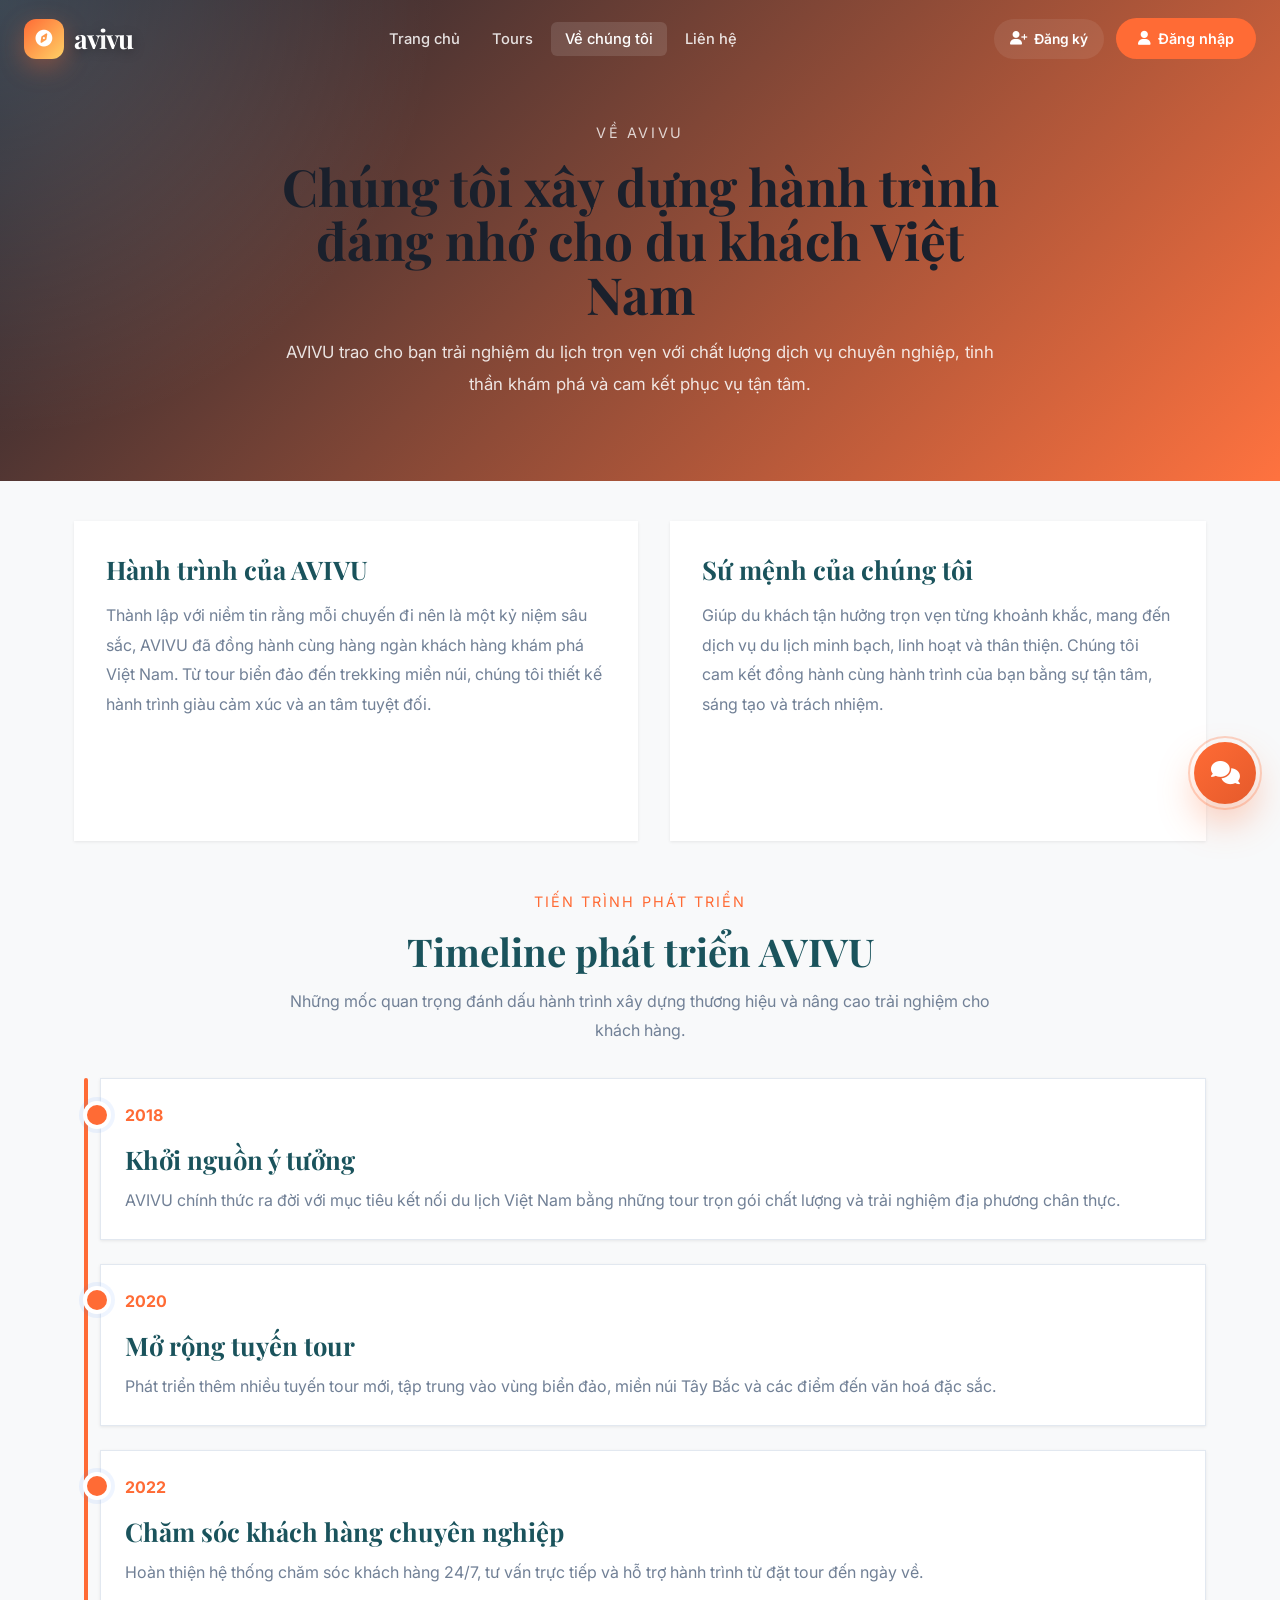
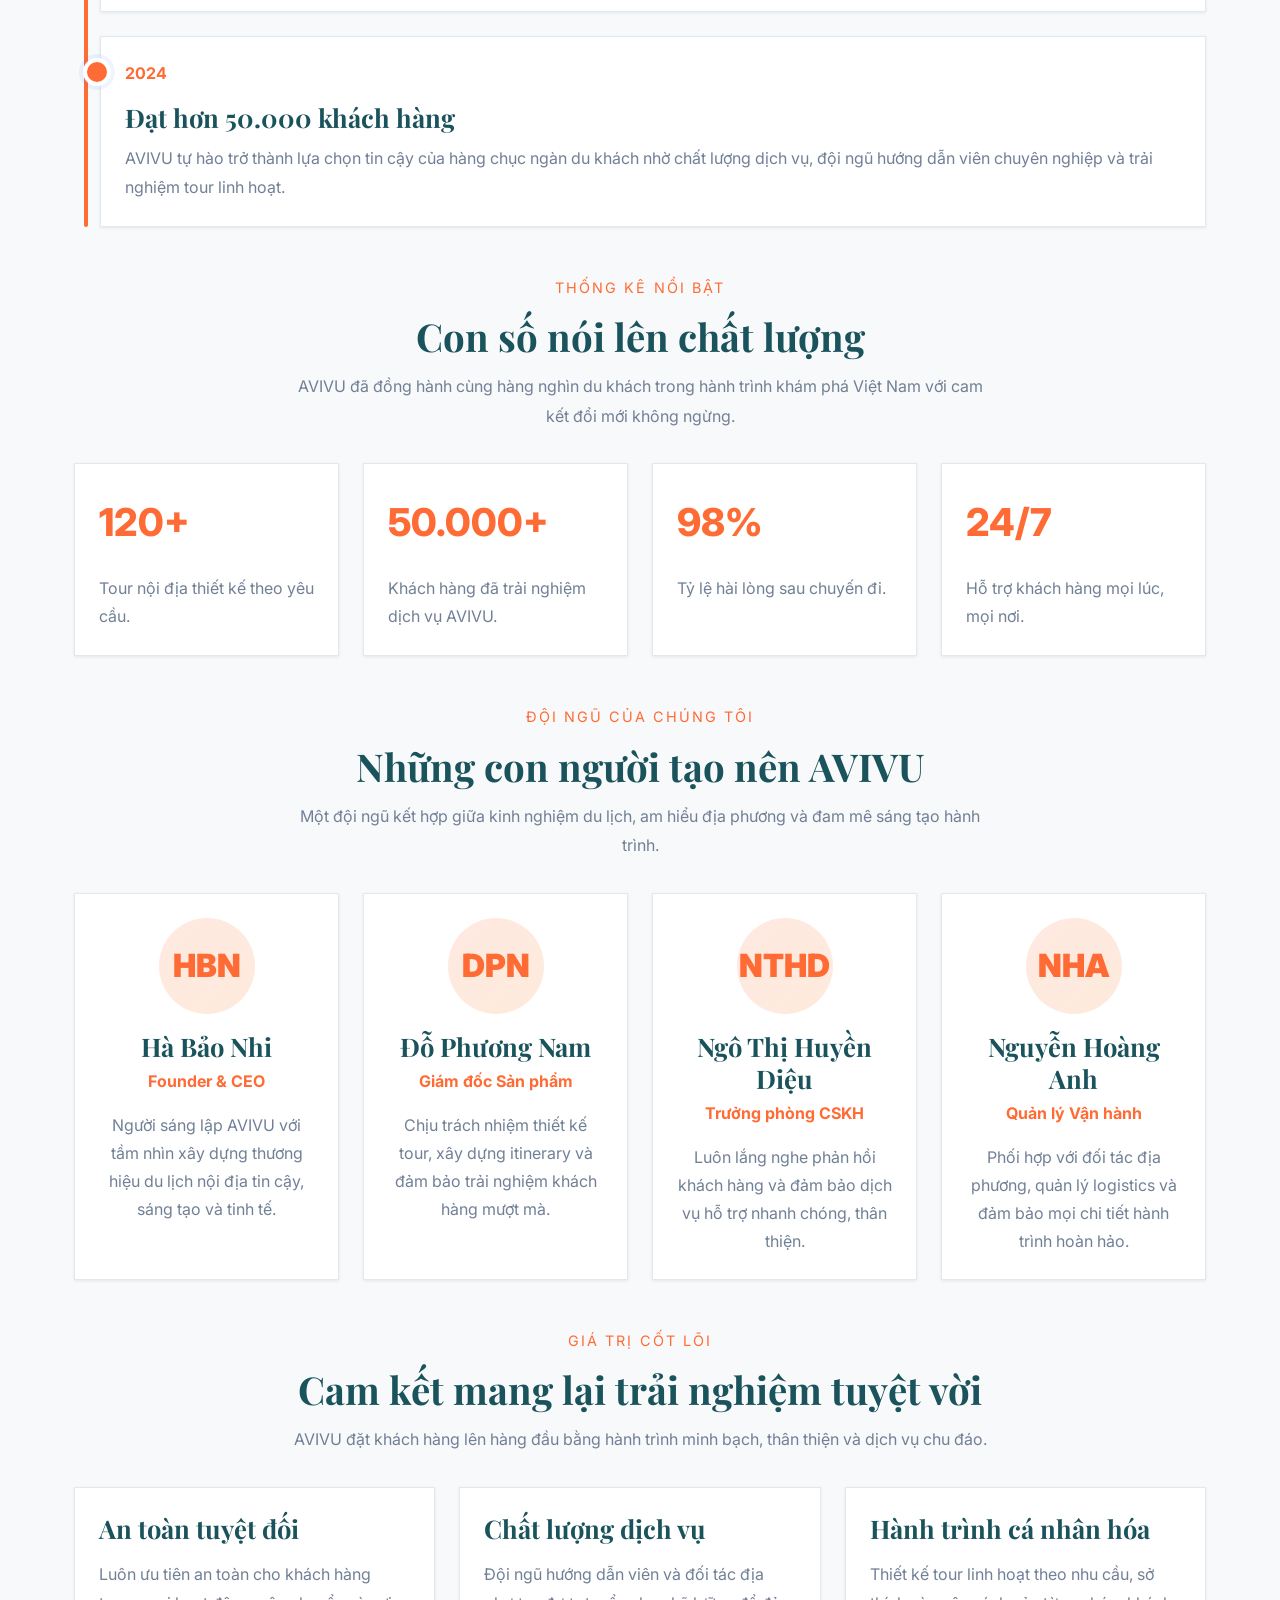
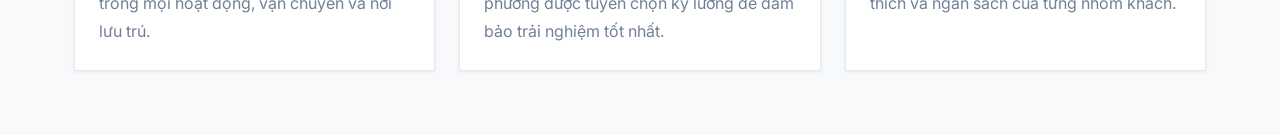
<file: pages/about.html>
﻿<!DOCTYPE html><html lang="vi"><head>
  <meta charset="UTF-8" /><meta name="viewport" content="width=device-width, initial-scale=1.0" />
  <title>Về Chúng Tôi — AVIVU</title>
  <link href="https://fonts.googleapis.com/css2?family=Playfair+Display:wght@400;700&family=Inter:wght@400;500;600;700&display=swap" rel="stylesheet" />
  <link rel="stylesheet" href="https://cdnjs.cloudflare.com/ajax/libs/font-awesome/6.5.0/css/all.min.css" />
  <link rel="stylesheet" href="https://unpkg.com/aos@2.3.4/dist/aos.css" />
  <link rel="stylesheet" href="../css/global.css" /><link rel="stylesheet" href="../css/components.css" /><link rel="stylesheet" href="../css/responsive.css" /><link rel="stylesheet" href="../css/chatbot.css" />
  <style>
    .page-banner {
      padding: 120px 0 80px;
      background: linear-gradient(135deg, rgba(13,27,42,0.98), rgba(255,107,53,0.95));
      color: #fff;
      text-align: center;
      position: relative;
      overflow: hidden;
    }
    .page-banner::after {
      content: '';
      position: absolute;
      inset: 0;
      background: radial-gradient(circle at top left, rgba(255,255,255,0.18), transparent 32%);
      pointer-events: none;
    }
    .page-banner .banner-text {
      position: relative;
      z-index: 1;
      max-width: 780px;
      margin: 0 auto;
    }
    .page-banner .sub-title {
      display: inline-block;
      margin-bottom: 1rem;
      color: rgba(255,255,255,0.78);
      letter-spacing: 0.18em;
      text-transform: uppercase;
      font-size: 0.9rem;
    }
    .page-banner h1 {
      font-size: clamp(2.6rem, 4vw, 4.6rem);
      margin-bottom: 1rem;
      line-height: 1.05;
    }
    .page-banner p {
      max-width: 720px;
      margin: 0 auto;
      color: rgba(255,255,255,0.86);
      font-size: 1.05rem;
      line-height: 1.9;
    }
    .about-page {
      margin: var(--sp-10) auto var(--sp-16);
      max-width: 1180px;
    }
    .section-title {
      text-align: center;
      margin-bottom: var(--sp-8);
    }
    .section-title span {
      display: inline-block;
      margin-bottom: 0.85rem;
      color: var(--primary);
      text-transform: uppercase;
      letter-spacing: 0.14em;
      font-size: 0.9rem;
    }
    .section-title h2 {
      margin-bottom: var(--sp-3);
      color: var(--secondary);
    }
    .section-title p {
      color: var(--text-muted);
      max-width: 710px;
      margin: 0 auto;
      line-height: 1.85;
    }
    .about-intro {
      display: grid;
      grid-template-columns: 1fr 0.95fr;
      gap: var(--sp-8);
      margin-bottom: var(--sp-12);
    }
    .about-intro .intro-card,
    .about-intro .mission-card {
      background: #fff;
      border-radius: var(--r-2xl);
      box-shadow: var(--shadow-sm);
      padding: var(--sp-8);
      min-height: 320px;
    }
    .mission-card h3,
    .intro-card h3 {
      margin-bottom: var(--sp-4);
      color: var(--secondary);
    }
    .about-intro p {
      color: var(--text-muted);
      line-height: 1.85;
    }
    .timeline-grid {
      display: grid;
      gap: var(--sp-6);
      position: relative;
      padding-left: 26px;
      margin-bottom: var(--sp-12);
    }
    .timeline-grid::before {
      content: '';
      position: absolute;
      left: 10px;
      top: 0;
      bottom: 0;
      width: 4px;
      background: var(--primary);
      border-radius: 999px;
    }
    .timeline-item {
      position: relative;
      background: #fff;
      border-radius: var(--r-2xl);
      border: 1px solid #e2e8f0;
      padding: var(--sp-6);
      box-shadow: var(--shadow-sm);
    }
    .timeline-item::before {
      content: '';
      position: absolute;
      left: -18px;
      top: 1.35rem;
      width: 28px;
      height: 28px;
      border-radius: 50%;
      background: var(--primary);
      border: 4px solid #fff;
      box-shadow: 0 0 0 4px rgba(59,130,246,0.08);
    }
    .timeline-item span {
      display: inline-block;
      margin-bottom: 0.9rem;
      color: var(--primary);
      font-weight: 700;
    }
    .timeline-item h3 {
      margin-bottom: 0.7rem;
      color: var(--secondary);
    }
    .timeline-item p {
      color: var(--text-muted);
      line-height: 1.8;
    }
    .stats-grid,
    .team-grid,
    .value-grid {
      display: grid;
      gap: var(--sp-6);
      margin-bottom: var(--sp-12);
    }
    .stats-grid {
      grid-template-columns: repeat(4, minmax(0, 1fr));
    }
    .stat-card,
    .team-card,
    .value-card {
      background: #fff;
      border-radius: var(--r-2xl);
      border: 1px solid #e2e8f0;
      padding: var(--sp-6);
      box-shadow: var(--shadow-sm);
    }
    .stat-card .stat-number {
      display: block;
      font-size: clamp(2.4rem, 3vw, 3.2rem);
      color: var(--primary);
      font-weight: 800;
      margin-bottom: 1rem;
    }
    .stat-card span {
      color: var(--text-muted);
      line-height: 1.8;
    }
    .team-grid {
      grid-template-columns: repeat(4, minmax(0, 1fr));
    }
    .team-card {
      text-align: center;
      padding-top: var(--sp-6);
    }
    .team-avatar {
      width: 96px;
      height: 96px;
      margin: 0 auto var(--sp-4);
      border-radius: 50%;
      display: grid;
      place-items: center;
      background: linear-gradient(135deg, rgba(255,107,53,0.15), rgba(249,115,22,0.15));
      color: var(--primary);
      font-size: 2rem;
      font-weight: 900;
    }
    .team-card h3 {
      margin-bottom: 0.45rem;
      color: var(--secondary);
    }
    .team-card span {
      display: block;
      color: var(--primary);
      margin-bottom: 1rem;
      font-weight: 700;
    }
    .team-card p {
      color: var(--text-muted);
      line-height: 1.75;
    }
    .value-grid {
      grid-template-columns: repeat(3, minmax(0, 1fr));
    }
    .value-card h3 {
      margin-bottom: 1rem;
      color: var(--secondary);
    }
    .value-card p {
      color: var(--text-muted);
      line-height: 1.8;
    }
    @media (max-width: 1024px) {
      .about-intro,
      .stats-grid,
      .team-grid,
      .value-grid {
        grid-template-columns: 1fr;
      }
    }
    @media (max-width: 720px) {
      .page-banner { padding: 100px 0 70px; }
      .timeline-grid { padding-left: 16px; }
      .timeline-item::before { left: -14px; }
    }
  </style>
</head><body>
  <nav class="navbar" id="navbar"><div class="container"><div class="navbar-inner">
    <a href="../index.html" class="logo"><span class="logo-icon"><i class="fas fa-compass"></i></span><span class="logo-text">Avi<span>vu</span></span></a>
    <ul class="nav-links" id="navLinks">
      <li><a href="../index.html" class="nav-link">Trang chủ</a></li>
      <li><a href="tours.html" class="nav-link">Tours</a></li>
      <li><a href="about.html" class="nav-link active">Về chúng tôi</a></li>
      <li><a href="contact.html" class="nav-link">Liên hệ</a></li>
    </ul>
    <div class="nav-actions"><a href="login.html" class="btn-login"><i class="fas fa-user"></i> Đăng nhập</a>
      <button class="hamburger" id="hamburger"><span></span><span></span><span></span></button>
    </div>
  </div></div></nav>

  <section class="page-banner">
    <div class="container banner-text">
      <span class="sub-title">Về AVIVU</span>
      <h1>Chúng tôi xây dựng hành trình đáng nhớ cho du khách Việt Nam</h1>
      <p>AVIVU trao cho bạn trải nghiệm du lịch trọn vẹn với chất lượng dịch vụ chuyên nghiệp, tinh thần khám phá và cam kết phục vụ tận tâm.</p>
    </div>
  </section>

  <main class="container about-page">
    <section class="about-intro" data-aos="fade-up">
      <div class="intro-card">
        <h3>Hành trình của AVIVU</h3>
        <p>Thành lập với niềm tin rằng mỗi chuyến đi nên là một kỷ niệm sâu sắc, AVIVU đã đồng hành cùng hàng ngàn khách hàng khám phá Việt Nam. Từ tour biển đảo đến trekking miền núi, chúng tôi thiết kế hành trình giàu cảm xúc và an tâm tuyệt đối.</p>
      </div>
      <div class="mission-card">
        <h3>Sứ mệnh của chúng tôi</h3>
        <p>Giúp du khách tận hưởng trọn vẹn từng khoảnh khắc, mang đến dịch vụ du lịch minh bạch, linh hoạt và thân thiện. Chúng tôi cam kết đồng hành cùng hành trình của bạn bằng sự tận tâm, sáng tạo và trách nhiệm.</p>
      </div>
    </section>

    <section data-aos="fade-up">
      <div class="section-title">
        <span>Tiến trình phát triển</span>
        <h2>Timeline phát triển AVIVU</h2>
        <p>Những mốc quan trọng đánh dấu hành trình xây dựng thương hiệu và nâng cao trải nghiệm cho khách hàng.</p>
      </div>
      <div class="timeline-grid">
        <div class="timeline-item" data-aos="fade-right">
          <span>2018</span>
          <h3>Khởi nguồn ý tưởng</h3>
          <p>AVIVU chính thức ra đời với mục tiêu kết nối du lịch Việt Nam bằng những tour trọn gói chất lượng và trải nghiệm địa phương chân thực.</p>
        </div>
        <div class="timeline-item" data-aos="fade-right" data-aos-delay="100">
          <span>2020</span>
          <h3>Mở rộng tuyến tour</h3>
          <p>Phát triển thêm nhiều tuyến tour mới, tập trung vào vùng biển đảo, miền núi Tây Bắc và các điểm đến văn hoá đặc sắc.</p>
        </div>
        <div class="timeline-item" data-aos="fade-right" data-aos-delay="200">
          <span>2022</span>
          <h3>Chăm sóc khách hàng chuyên nghiệp</h3>
          <p>Hoàn thiện hệ thống chăm sóc khách hàng 24/7, tư vấn trực tiếp và hỗ trợ hành trình từ đặt tour đến ngày về.</p>
        </div>
        <div class="timeline-item" data-aos="fade-right" data-aos-delay="300">
          <span>2024</span>
          <h3>Đạt hơn 50.000 khách hàng</h3>
          <p>AVIVU tự hào trở thành lựa chọn tin cậy của hàng chục ngàn du khách nhờ chất lượng dịch vụ, đội ngũ hướng dẫn viên chuyên nghiệp và trải nghiệm tour linh hoạt.</p>
        </div>
      </div>
    </section>

    <section data-aos="fade-up">
      <div class="section-title">
        <span>Thống kê nổi bật</span>
        <h2>Con số nói lên chất lượng</h2>
        <p>AVIVU đã đồng hành cùng hàng nghìn du khách trong hành trình khám phá Việt Nam với cam kết đổi mới không ngừng.</p>
      </div>
      <div class="stats-grid">
        <div class="stat-card" data-aos="zoom-in">
          <span class="stat-number">120+</span>
          <span>Tour nội địa thiết kế theo yêu cầu.</span>
        </div>
        <div class="stat-card" data-aos="zoom-in" data-aos-delay="100">
          <span class="stat-number">50.000+</span>
          <span>Khách hàng đã trải nghiệm dịch vụ AVIVU.</span>
        </div>
        <div class="stat-card" data-aos="zoom-in" data-aos-delay="200">
          <span class="stat-number">98%</span>
          <span>Tỷ lệ hài lòng sau chuyến đi.</span>
        </div>
        <div class="stat-card" data-aos="zoom-in" data-aos-delay="300">
          <span class="stat-number">24/7</span>
          <span>Hỗ trợ khách hàng mọi lúc, mọi nơi.</span>
        </div>
      </div>
    </section>

    <section data-aos="fade-up">
      <div class="section-title">
        <span>Đội ngũ của chúng tôi</span>
        <h2>Những con người tạo nên AVIVU</h2>
        <p>Một đội ngũ kết hợp giữa kinh nghiệm du lịch, am hiểu địa phương và đam mê sáng tạo hành trình.</p>
      </div>
      <div class="team-grid">
        <div class="team-card" data-aos="fade-up">
          <div class="team-avatar">HBN</div>
          <h3>Hà Bảo Nhi</h3>
          <span>Founder & CEO</span>
          <p>Người sáng lập AVIVU với tầm nhìn xây dựng thương hiệu du lịch nội địa tin cậy, sáng tạo và tinh tế.</p>
        </div>
        
        <div class="team-card" data-aos="fade-up" data-aos-delay="100">
          <div class="team-avatar">DPN</div>
          <h3>Đỗ Phương Nam</h3>
          <span>Giám đốc Sản phẩm</span>
          <p>Chịu trách nhiệm thiết kế tour, xây dựng itinerary và đảm bảo trải nghiệm khách hàng mượt mà.</p>
        </div>
        <div class="team-card" data-aos="fade-up" data-aos-delay="200">
          <div class="team-avatar">NTHD</div>
          <h3>Ngô Thị Huyền Diệu</h3>
          <span>Trưởng phòng CSKH</span>
          <p>Luôn lắng nghe phản hồi khách hàng và đảm bảo dịch vụ hỗ trợ nhanh chóng, thân thiện.</p>
        </div>
        <div class="team-card" data-aos="fade-up" data-aos-delay="300">
          <div class="team-avatar">NHA</div>
          <h3>Nguyễn Hoàng Anh</h3>
          <span>Quản lý Vận hành</span>
          <p>Phối hợp với đối tác địa phương, quản lý logistics và đảm bảo mọi chi tiết hành trình hoàn hảo.</p>
        </div>
      </div>
    </section>

    <section data-aos="fade-up">
      <div class="section-title">
        <span>Giá trị cốt lõi</span>
        <h2>Cam kết mang lại trải nghiệm tuyệt vời</h2>
        <p>AVIVU đặt khách hàng lên hàng đầu bằng hành trình minh bạch, thân thiện và dịch vụ chu đáo.</p>
      </div>
      <div class="value-grid">
        <div class="value-card" data-aos="fade-up">
          <h3>An toàn tuyệt đối</h3>
          <p>Luôn ưu tiên an toàn cho khách hàng trong mọi hoạt động, vận chuyển và nơi lưu trú.</p>
        </div>
        <div class="value-card" data-aos="fade-up" data-aos-delay="100">
          <h3>Chất lượng dịch vụ</h3>
          <p>Đội ngũ hướng dẫn viên và đối tác địa phương được tuyển chọn kỹ lưỡng để đảm bảo trải nghiệm tốt nhất.</p>
        </div>
        <div class="value-card" data-aos="fade-up" data-aos-delay="200">
          <h3>Hành trình cá nhân hóa</h3>
          <p>Thiết kế tour linh hoạt theo nhu cầu, sở thích và ngân sách của từng nhóm khách.</p>
        </div>
      </div>
    </section>
  </main>

  <script src="https://unpkg.com/aos@2.3.4/dist/aos.js"></script>
  <script src="../js/main.js"></script>
  <script src="../js/chatbot.js"></script>
</body></html>
</file>
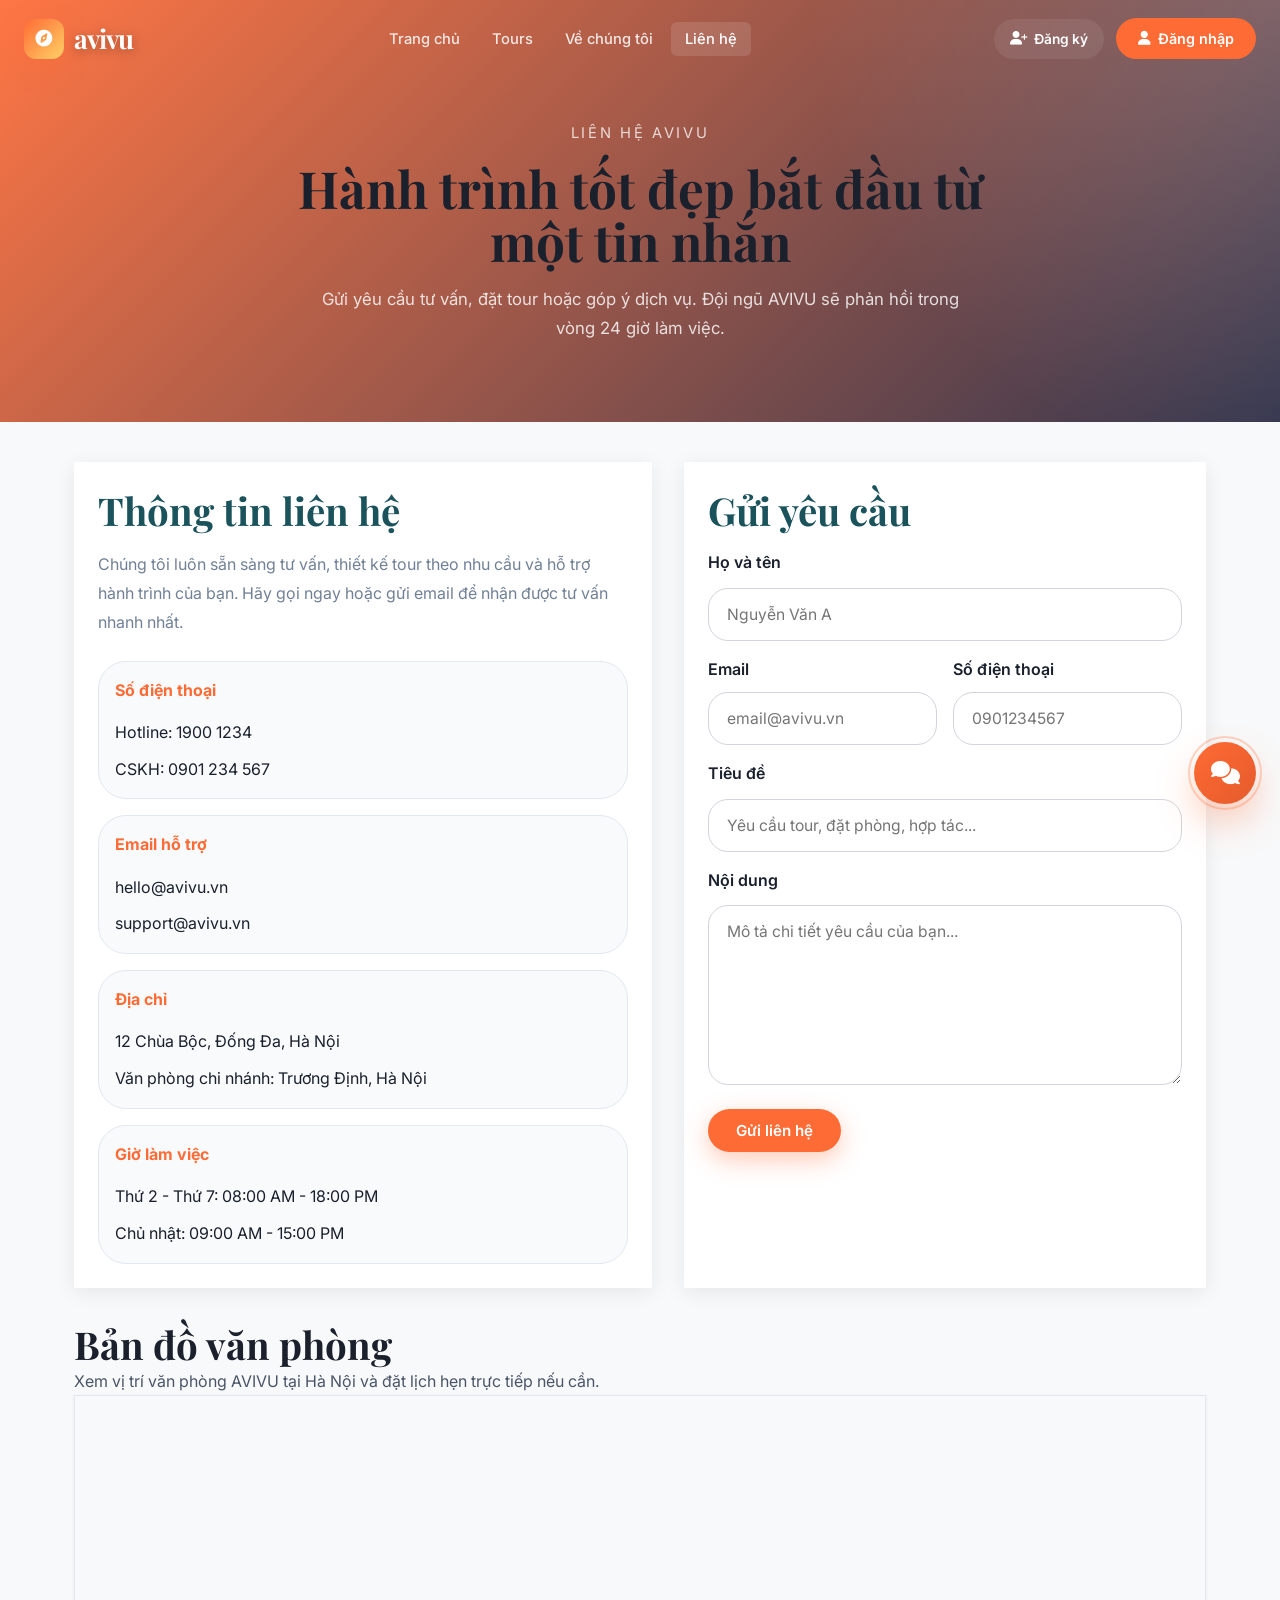
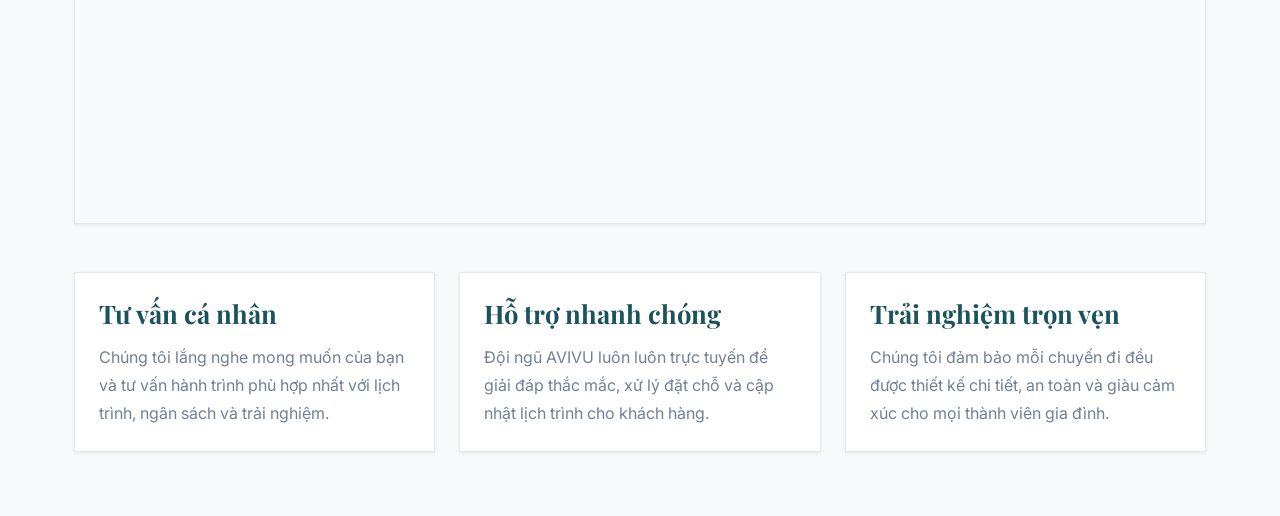
<file: pages/contact.html>
﻿<!DOCTYPE html><html lang="vi"><head>
  <meta charset="UTF-8" /><meta name="viewport" content="width=device-width, initial-scale=1.0" />
  <title>Liên Hệ — AVIVU</title>
  <link href="https://fonts.googleapis.com/css2?family=Playfair+Display:wght@400;700&family=Inter:wght@400;500;600;700&display=swap" rel="stylesheet" />
  <link rel="stylesheet" href="https://cdnjs.cloudflare.com/ajax/libs/font-awesome/6.5.0/css/all.min.css" />
  <link rel="stylesheet" href="../css/global.css" /><link rel="stylesheet" href="../css/components.css" /><link rel="stylesheet" href="../css/responsive.css" /><link rel="stylesheet" href="../css/chatbot.css" />
  <style>
    .page-banner {
      padding: 120px 0 80px;
      background: linear-gradient(135deg, rgba(255,107,53,0.92), rgba(45,47,72,0.96));
      color: #fff;
      text-align: center;
      position: relative;
      overflow: hidden;
    }
    .page-banner::after {
      content: '';
      position: absolute;
      inset: 0;
      background: radial-gradient(circle at top right, rgba(255,255,255,0.16), transparent 35%);
      pointer-events: none;
    }
    .page-banner .banner-text {
      position: relative;
      z-index: 1;
      max-width: 760px;
      margin: 0 auto;
    }
    .page-banner .sub-title {
      display: inline-block;
      margin-bottom: 1rem;
      color: rgba(255,255,255,0.78);
      text-transform: uppercase;
      letter-spacing: 0.18em;
      font-size: 0.92rem;
    }
    .page-banner h1 {
      font-size: clamp(2.4rem, 4vw, 4.2rem);
      margin-bottom: 1rem;
      line-height: 1.05;
    }
    .page-banner p {
      max-width: 680px;
      margin: 0 auto;
      color: rgba(255,255,255,0.82);
      font-size: 1.05rem;
    }
    .contact-page {
      margin: var(--sp-10) auto var(--sp-16);
      max-width: 1180px;
    }
    .contact-grid {
      display: grid;
      grid-template-columns: 1.05fr 0.95fr;
      gap: var(--sp-8);
      margin-bottom: var(--sp-8);
    }
    .contact-card {
      background: #fff;
      border-radius: var(--r-2xl);
      box-shadow: var(--shadow-md);
      padding: var(--sp-6);
      min-height: 420px;
    }
    .contact-card h2 {
      margin-bottom: var(--sp-4);
      color: var(--secondary);
    }
    .contact-card p {
      color: var(--text-muted);
      line-height: 1.8;
    }
    .contact-info-list {
      display: grid;
      gap: var(--sp-4);
      margin-top: var(--sp-6);
    }
    .contact-info-item {
      display: grid;
      gap: 0.7rem;
      padding: var(--sp-4);
      border-radius: var(--r-xl);
      background: #f8fafc;
      border: 1px solid #e2e8f0;
    }
    .contact-info-item strong {
      display: block;
      color: var(--primary);
      margin-bottom: 0.35rem;
    }
    .contact-form .form-row {
      margin-bottom: var(--sp-4);
    }
    .contact-form label {
      display: block;
      margin-bottom: 0.75rem;
      font-weight: 600;
      color: var(--text);
    }
    .contact-form input,
    .contact-form textarea {
      width: 100%;
      min-height: 50px;
      padding: 16px 18px;
      border-radius: var(--r-lg);
      border: 1px solid #d1d5db;
      background: #fff;
      font-size: 0.98rem;
      color: var(--text);
      transition: var(--t);
    }
    .contact-form textarea {
      min-height: 180px;
      resize: vertical;
    }
    .contact-form input:focus,
    .contact-form textarea:focus {
      outline: none;
      border-color: var(--primary);
      box-shadow: 0 0 0 4px rgba(255,107,53,0.12);
    }
    .contact-form .form-row.small {
      display: grid;
      grid-template-columns: 1fr 1fr;
      gap: var(--sp-4);
    }
    .contact-form .form-row.small label { margin-bottom: 0.6rem; }
    .contact-form .form-message {
      margin-top: var(--sp-4);
      padding: var(--sp-4);
      border-radius: var(--r-xl);
      font-weight: 600;
      display: none;
    }
    .contact-form .form-message.success {
      display: block;
      background: #ecfdf5;
      color: #166534;
      border: 1px solid #a7f3d0;
    }
    .contact-form .form-message.error {
      display: block;
      background: #fef2f2;
      color: #991b1b;
      border: 1px solid #fecaca;
    }
    .map-section {
      margin-bottom: var(--sp-12);
    }
    .map-wrapper {
      border-radius: var(--r-2xl);
      overflow: hidden;
      border: 1px solid #e2e8f0;
      box-shadow: var(--shadow-sm);
    }
    .map-wrapper iframe {
      width: 100%;
      min-height: 420px;
      border: 0;
    }
    .contact-highlights {
      display: grid;
      grid-template-columns: repeat(3, minmax(0, 1fr));
      gap: var(--sp-6);
      margin-bottom: var(--sp-12);
    }
    .highlight-card {
      background: #fff;
      padding: var(--sp-6);
      border-radius: var(--r-2xl);
      border: 1px solid #e2e8f0;
      box-shadow: var(--shadow-sm);
    }
    .highlight-card h3 {
      margin-bottom: 0.85rem;
      color: var(--secondary);
    }
    .highlight-card p {
      color: var(--text-muted);
      line-height: 1.75;
    }
    @media (max-width: 980px) {
      .contact-grid,
      .contact-highlights {
        grid-template-columns: 1fr;
      }
      .contact-form .form-row.small {
        grid-template-columns: 1fr;
      }
    }
  </style>
</head><body>
  <nav class="navbar" id="navbar"><div class="container"><div class="navbar-inner">
    <a href="../index.html" class="logo"><span class="logo-icon"><i class="fas fa-compass"></i></span><span class="logo-text">Avi<span>vu</span></span></a>
    <ul class="nav-links" id="navLinks">
      <li><a href="../index.html" class="nav-link">Trang chủ</a></li>
      <li><a href="tours.html" class="nav-link">Tours</a></li>
      <li><a href="about.html" class="nav-link">Về chúng tôi</a></li>
      <li><a href="contact.html" class="nav-link active">Liên hệ</a></li>
    </ul>
    <div class="nav-actions"><a href="login.html" class="btn-login"><i class="fas fa-user"></i> Đăng nhập</a>
      <button class="hamburger" id="hamburger"><span></span><span></span><span></span></button>
    </div>
  </div></div></nav>

  <section class="page-banner">
    <div class="container banner-text">
      <span class="sub-title">Liên hệ AVIVU</span>
      <h1>Hành trình tốt đẹp bắt đầu từ một tin nhắn</h1>
      <p>Gửi yêu cầu tư vấn, đặt tour hoặc góp ý dịch vụ. Đội ngũ AVIVU sẽ phản hồi trong vòng 24 giờ làm việc.</p>
    </div>
  </section>

  <main class="container contact-page">
    <section class="contact-grid">
      <div class="contact-card contact-info" data-aos="fade-right">
        <h2>Thông tin liên hệ</h2>
        <p>Chúng tôi luôn sẵn sàng tư vấn, thiết kế tour theo nhu cầu và hỗ trợ hành trình của bạn. Hãy gọi ngay hoặc gửi email để nhận được tư vấn nhanh nhất.</p>
        <div class="contact-info-list">
          <div class="contact-info-item">
            <strong>Số điện thoại</strong>
            <span>Hotline: <a href="tel:19001234">1900 1234</a></span>
            <span>CSKH: <a href="tel:+84901234567">0901 234 567</a></span>
          </div>
          <div class="contact-info-item">
            <strong>Email hỗ trợ</strong>
            <span><a href="mailto:hello@avivu.vn">hello@avivu.vn</a></span>
            <span><a href="mailto:support@avivu.vn">support@avivu.vn</a></span>
          </div>
          <div class="contact-info-item">
            <strong>Địa chỉ</strong>
            <span>12 Chùa Bộc, Đống Đa, Hà Nội</span>
            <span>Văn phòng chi nhánh: Trương Định, Hà Nội</span>
          </div>
          <div class="contact-info-item">
            <strong>Giờ làm việc</strong>
            <span>Thứ 2 - Thứ 7: 08:00 AM - 18:00 PM</span>
            <span>Chủ nhật: 09:00 AM - 15:00 PM</span>
          </div>
        </div>
      </div>

      <div class="contact-card contact-form-card" data-aos="fade-left">
        <h2>Gửi yêu cầu</h2>
        <form id="contactForm" class="contact-form" novalidate>
          <div class="form-row">
            <label for="contactName">Họ và tên</label>
            <input type="text" id="contactName" name="name" placeholder="Nguyễn Văn A" required>
          </div>
          <div class="form-row small">
            <div>
              <label for="contactEmail">Email</label>
              <input type="email" id="contactEmail" name="email" placeholder="email@avivu.vn" required>
            </div>
            <div>
              <label for="contactPhone">Số điện thoại</label>
              <input type="tel" id="contactPhone" name="phone" placeholder="0901234567" required>
            </div>
          </div>
          <div class="form-row">
            <label for="contactSubject">Tiêu đề</label>
            <input type="text" id="contactSubject" name="subject" placeholder="Yêu cầu tour, đặt phòng, hợp tác..." required>
          </div>
          <div class="form-row">
            <label for="contactMessage">Nội dung</label>
            <textarea id="contactMessage" name="message" placeholder="Mô tả chi tiết yêu cầu của bạn..." required></textarea>
          </div>
          <button type="submit" class="btn btn-primary">Gửi liên hệ</button>
          <div id="contactFormMessage" class="form-message"></div>
        </form>
      </div>
    </section>

    <section class="map-section" data-aos="fade-up">
      <div class="section-title">
        <h2>Bản đồ văn phòng</h2>
        <p>Xem vị trí văn phòng AVIVU tại Hà Nội và đặt lịch hẹn trực tiếp nếu cần.</p>
      </div>
      <div class="map-wrapper">
        <iframe src="https://www.google.com/maps/embed?pb=!1m18!1m12!1m3!1d3918.860987835006!2d108.31909741533985!3d15.880594189263445!2m3!1f0!2f0!3f0!3m2!1i1024!2i768!4f13.1!3m3!1m2!1s0x3142101f2d5c84bd%3A0xc6b0ca7065d8b2f9!2zQ2lzYSDEkMOsIEhvw6duZyBIdSwgSG9pIEFuLCBRdWFuZyBOYW0sIFZpZXRuYW0!5e0!3m2!1svi!2s!4v1707053200000!5m2!1svi!2s" allowfullscreen="" loading="lazy" referrerpolicy="no-referrer-when-downgrade"></iframe>
      </div>
    </section>

    <section class="contact-highlights" data-aos="fade-up">
      <div class="highlight-card">
        <h3>Tư vấn cá nhân</h3>
        <p>Chúng tôi lắng nghe mong muốn của bạn và tư vấn hành trình phù hợp nhất với lịch trình, ngân sách và trải nghiệm.</p>
      </div>
      <div class="highlight-card">
        <h3>Hỗ trợ nhanh chóng</h3>
        <p>Đội ngũ AVIVU luôn luôn trực tuyến để giải đáp thắc mắc, xử lý đặt chỗ và cập nhật lịch trình cho khách hàng.</p>
      </div>
      <div class="highlight-card">
        <h3>Trải nghiệm trọn vẹn</h3>
        <p>Chúng tôi đảm bảo mỗi chuyến đi đều được thiết kế chi tiết, an toàn và giàu cảm xúc cho mọi thành viên gia đình.</p>
      </div>
    </section>
  </main>

  <script>
    document.addEventListener('DOMContentLoaded', () => {
      const form = document.getElementById('contactForm');
      const messageBox = document.getElementById('contactFormMessage');

      function showMessage(type, text) {
        messageBox.className = `form-message ${type}`;
        messageBox.textContent = text;
      }

      function validateEmail(value) {
        return /^\S+@\S+\.\S+$/.test(value.trim());
      }

      function validatePhone(value) {
        return /^[0-9\s()+-]{9,18}$/.test(value.trim());
      }

      form.addEventListener('submit', event => {
        event.preventDefault();
        const name = document.getElementById('contactName').value.trim();
        const email = document.getElementById('contactEmail').value.trim();
        const phone = document.getElementById('contactPhone').value.trim();
        const subject = document.getElementById('contactSubject').value.trim();
        const message = document.getElementById('contactMessage').value.trim();

        if (!name) {
          showMessage('error', 'Vui lòng nhập họ tên.');
          return;
        }
        if (!email || !validateEmail(email)) {
          showMessage('error', 'Vui lòng nhập email hợp lệ.');
          return;
        }
        if (!phone || !validatePhone(phone)) {
          showMessage('error', 'Vui lòng nhập số điện thoại hợp lệ.');
          return;
        }
        if (!subject) {
          showMessage('error', 'Vui lòng nhập tiêu đề yêu cầu.');
          return;
        }
        if (!message || message.length < 20) {
          showMessage('error', 'Nội dung cần ít nhất 20 ký tự.');
          return;
        }

        showMessage('success', 'Cảm ơn bạn! Yêu cầu đã được gửi, chúng tôi sẽ liên hệ lại sớm nhất.');
        form.reset();
      });
    });
  </script>
  <script src="../js/main.js"></script>
  <script src="../js/chatbot.js"></script>
</body></html>
</file>
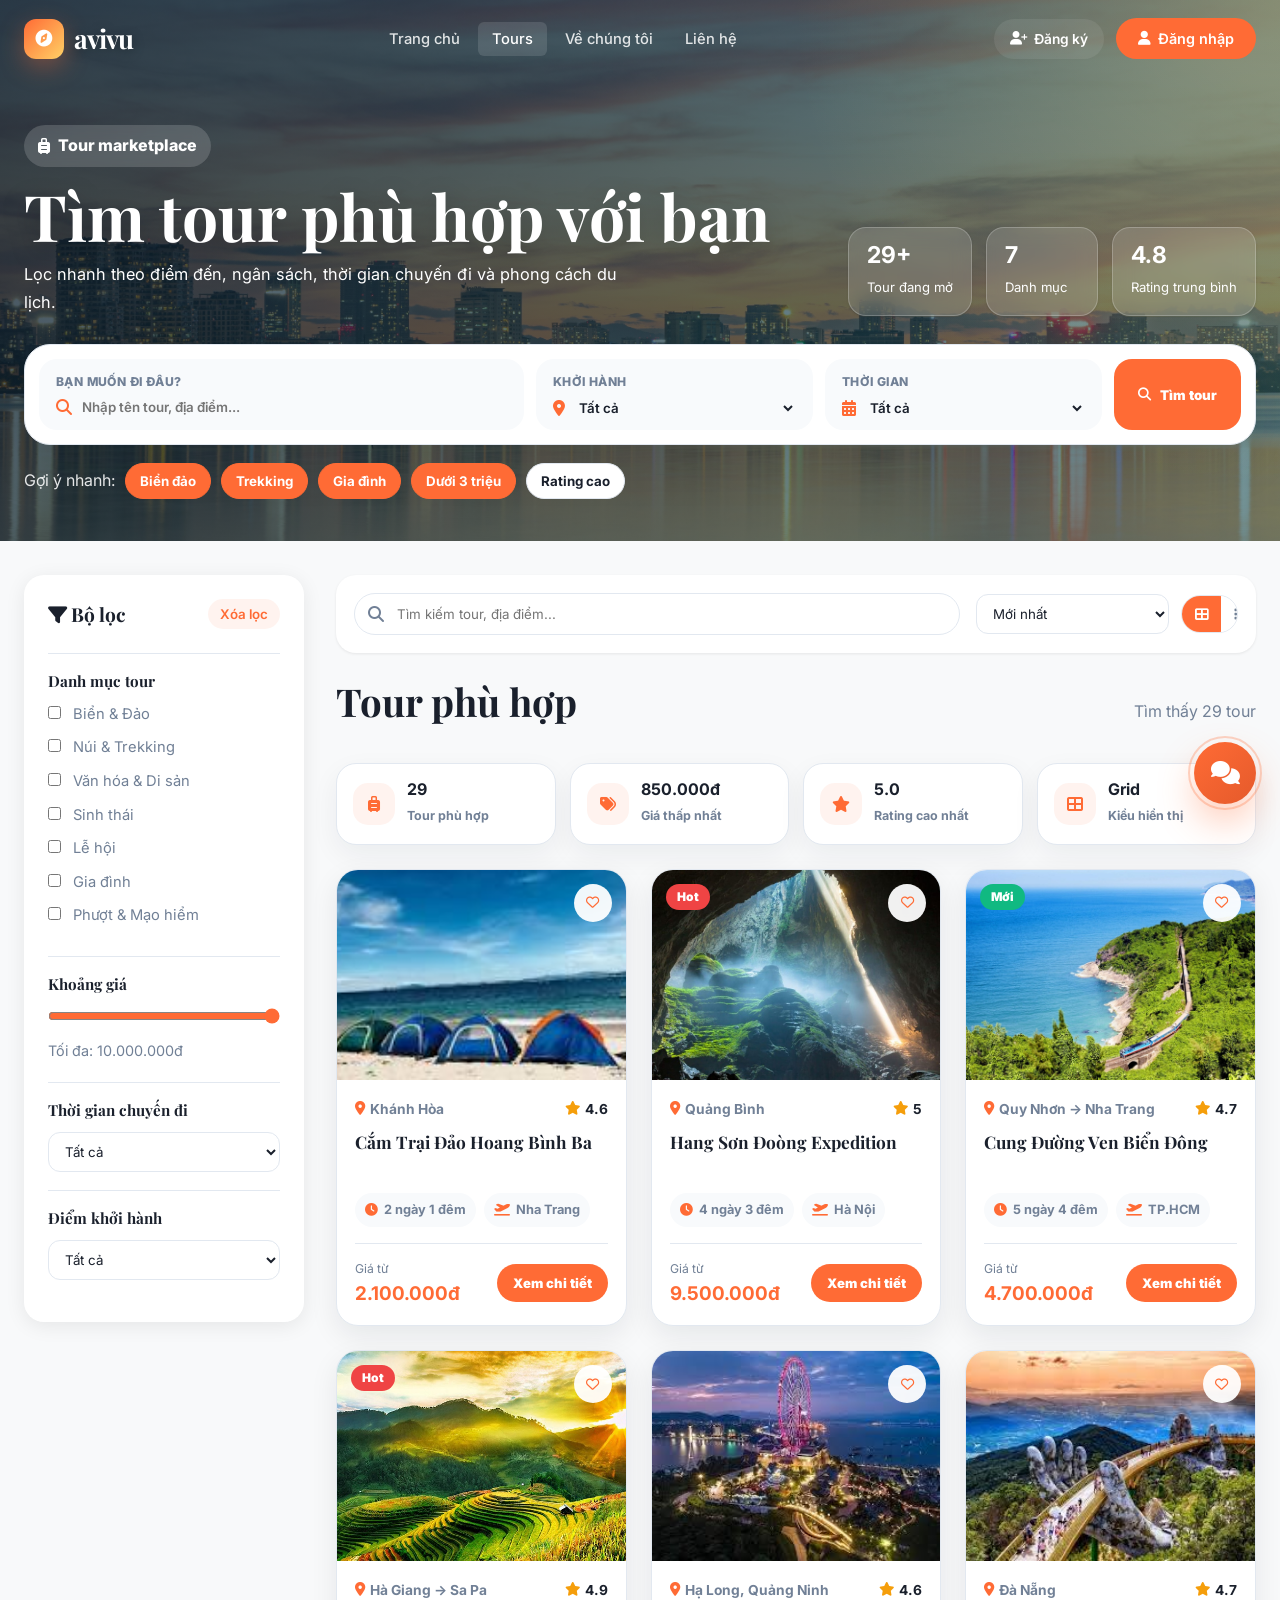
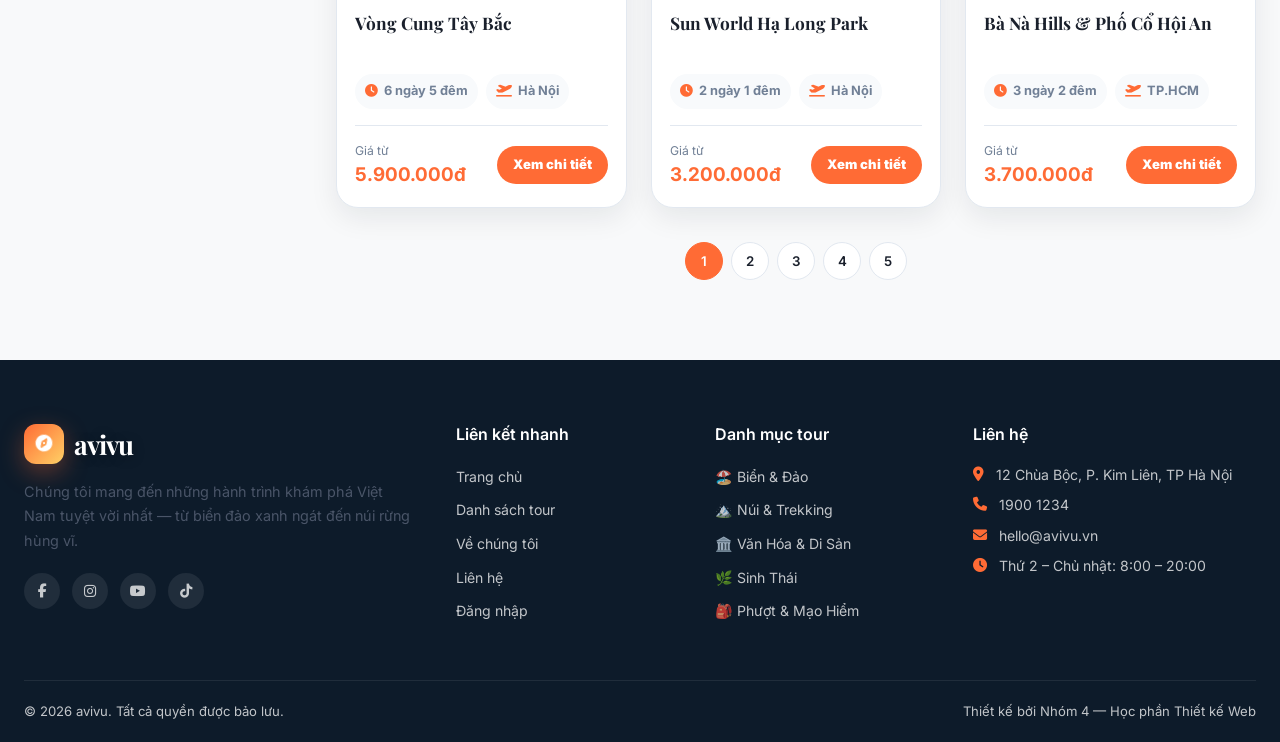
<file: pages/tours.html>
﻿<!doctype html>
<html lang="vi">
  <head>
    <meta charset="UTF-8" />
    <meta name="viewport" content="width=device-width, initial-scale=1.0" />
    <title>Danh sách tour — avivu</title>
    <link rel="preconnect" href="https://fonts.googleapis.com" />
    <link
      href="https://fonts.googleapis.com/css2?family=Playfair+Display:wght@400;700&family=Inter:wght@400;500;600;700&display=swap"
      rel="stylesheet"
    />
    <link
      rel="stylesheet"
      href="https://cdnjs.cloudflare.com/ajax/libs/font-awesome/6.5.0/css/all.min.css"
    />
    <link rel="stylesheet" href="https://unpkg.com/aos@2.3.4/dist/aos.css" />
    <link rel="stylesheet" href="../css/global.css" />
    <link rel="stylesheet" href="../css/components.css" />
    <link rel="stylesheet" href="../css/tours.css" />
    <link rel="stylesheet" href="../css/responsive.css" />
    <link rel="stylesheet" href="../css/chatbot.css" />
  </head>
  <body>
    <!-- Navbar (copy từ index.html, sửa href thành ../) -->
    <nav class="navbar" id="navbar">
      <div class="container">
        <div class="navbar-inner">
          <a href="../index.html" class="logo" aria-label="avivu - Trang chủ"
            ><span class="logo-icon"><i class="fas fa-compass"></i></span
            ><span class="logo-text">avivu</span></a
          >
          <ul class="nav-links" id="navLinks">
            <li><a href="../index.html" class="nav-link">Trang chủ</a></li>
            <li><a href="tours.html" class="nav-link active">Tours</a></li>
            <li><a href="about.html" class="nav-link">Về chúng tôi</a></li>
            <li><a href="contact.html" class="nav-link">Liên hệ</a></li>
          </ul>
          <div class="nav-actions">
            <a href="login.html" class="btn-login"
              ><i class="fas fa-user"></i> Đăng nhập</a
            >
            <button class="hamburger" id="hamburger" aria-label="Mở menu">
              <span></span><span></span><span></span>
            </button>
          </div>
        </div>
      </div>
    </nav>

    <main class="tours-page">
      <section class="tours-search-header">
        <div class="container">
          <div class="search-header-content">
            <div class="search-header-text">
              <span class="page-label">
                <i class="fas fa-suitcase-rolling"></i>
                Tour marketplace
              </span>

              <h1>Tìm tour phù hợp với bạn</h1>

              <p>
                Lọc nhanh theo điểm đến, ngân sách, thời gian chuyến đi và phong
                cách du lịch.
              </p>
            </div>

            <div class="search-header-stats">
              <div>
                <strong>29+</strong>
                <span>Tour đang mở</span>
              </div>

              <div>
                <strong>7</strong>
                <span>Danh mục</span>
              </div>

              <div>
                <strong>4.8</strong>
                <span>Rating trung bình</span>
              </div>
            </div>
          </div>

          <div class="tour-search-panel">
            <div class="search-field main-search-field">
              <label>Bạn muốn đi đâu?</label>
              <div>
                <i class="fas fa-search"></i>
                <input
                  type="text"
                  id="heroSearchInput"
                  placeholder="Nhập tên tour, địa điểm..."
                />
              </div>
            </div>

            <div class="search-field">
              <label>Khởi hành</label>
              <div>
                <i class="fas fa-map-marker-alt"></i>
                <select id="heroDepartureFilter">
                  <option value="">Tất cả</option>
                  <option value="TP.HCM">TP.HCM</option>
                  <option value="Hà Nội">Hà Nội</option>
                  <option value="Đà Nẵng">Đà Nẵng</option>
                  <option value="Nha Trang">Nha Trang</option>
                </select>
              </div>
            </div>

            <div class="search-field">
              <label>Thời gian</label>
              <div>
                <i class="fas fa-calendar-alt"></i>
                <select id="heroDurationFilter">
                  <option value="">Tất cả</option>
                  <option value="1">1 ngày</option>
                  <option value="2-3">2 - 3 ngày</option>
                  <option value="4-5">4 - 5 ngày</option>
                  <option value="6">Từ 6 ngày</option>
                </select>
              </div>
            </div>

            <button type="button" id="heroSearchBtn" class="tour-search-btn">
              <i class="fas fa-magnifying-glass"></i>
              Tìm tour
            </button>
          </div>

          <div class="tour-quick-filter">
            <span>Gợi ý nhanh:</span>

            <button
              type="button"
              class="quick-filter-chip"
              data-category="bien-dao"
            >
              Biển đảo
            </button>

            <button
              type="button"
              class="quick-filter-chip"
              data-category="nui-trekking"
            >
              Trekking
            </button>

            <button
              type="button"
              class="quick-filter-chip"
              data-category="gia-dinh"
            >
              Gia đình
            </button>

            <button
              type="button"
              class="quick-filter-chip"
              data-price="3000000"
            >
              Dưới 3 triệu
            </button>

            <button
              type="button"
              class="quick-filter-chip"
              data-sort="rating-desc"
            >
              Rating cao
            </button>
          </div>
        </div>
      </section>

      <section class="tours-section">
        <div class="container tours-layout">
          <!-- FILTER SIDEBAR -->
          <aside class="filter-sidebar">
            <div class="filter-header">
              <h3><i class="fas fa-filter"></i> Bộ lọc</h3>
              <button id="btnResetFilter" class="reset-filter">Xóa lọc</button>
            </div>

            <div class="filter-group">
              <h4>Danh mục tour</h4>

              <label
                ><input type="checkbox" name="category" value="bien-dao" /> Biển
                & Đảo</label
              >
              <label
                ><input type="checkbox" name="category" value="nui-trekking" />
                Núi & Trekking</label
              >
              <label
                ><input type="checkbox" name="category" value="van-hoa" /> Văn
                hóa & Di sản</label
              >
              <label
                ><input type="checkbox" name="category" value="sinh-thai" />
                Sinh thái</label
              >
              <label
                ><input type="checkbox" name="category" value="le-hoi" /> Lễ
                hội</label
              >
              <label
                ><input type="checkbox" name="category" value="gia-dinh" /> Gia
                đình</label
              >
              <label
                ><input type="checkbox" name="category" value="phuot" /> Phượt &
                Mạo hiểm</label
              >
            </div>

            <div class="filter-group">
              <h4>Khoảng giá</h4>
              <input
                type="range"
                id="priceRange"
                min="0"
                max="10000000"
                step="500000"
                value="10000000"
              />
              <p class="price-value">
                Tối đa: <span id="priceValue">10.000.000đ</span>
              </p>
            </div>

            <div class="filter-group">
              <h4>Thời gian chuyến đi</h4>
              <select id="durationFilter">
                <option value="">Tất cả</option>
                <option value="1">1 ngày</option>
                <option value="2-3">2 - 3 ngày</option>
                <option value="4-5">4 - 5 ngày</option>
                <option value="6">Từ 6 ngày</option>
              </select>
            </div>

            <div class="filter-group">
              <h4>Điểm khởi hành</h4>
              <select id="departureFilter">
                <option value="">Tất cả</option>
                <option value="TP.HCM">TP.HCM</option>
                <option value="Hà Nội">Hà Nội</option>
                <option value="Đà Nẵng">Đà Nẵng</option>
                <option value="Nha Trang">Nha Trang</option>
              </select>
            </div>
          </aside>

          <!-- TOUR CONTENT -->
          <div class="tours-content">
            <div class="tours-toolbar">
              <div class="search-box">
                <i class="fas fa-search"></i>
                <input
                  type="text"
                  id="searchInput"
                  placeholder="Tìm kiếm tour, địa điểm..."
                />
              </div>

              <div class="toolbar-actions">
                <select id="sortSelect">
                  <option value="newest">Mới nhất</option>
                  <option value="price-asc">Giá tăng dần</option>
                  <option value="price-desc">Giá giảm dần</option>
                  <option value="rating-desc">Rating cao nhất</option>
                </select>

                <div class="view-toggle">
                  <button id="gridViewBtn" class="active" title="Grid view">
                    <i class="fas fa-th-large"></i>
                  </button>
                  <button id="listViewBtn" title="List view">
                    <i class="fas fa-list"></i>
                  </button>
                </div>
              </div>
            </div>

            <div class="result-header">
              <h2>Tour phù hợp</h2>
              <p id="resultCount">Đang tải...</p>
            </div>
            <div id="activeFilters" class="active-filters"></div>
            <div id="resultSummaryBar" class="result-summary-bar">
              <div class="summary-item">
                <span class="summary-icon">
                  <i class="fas fa-suitcase-rolling"></i>
                </span>
                <div>
                  <strong id="summaryTotal">0</strong>
                  <small>Tour phù hợp</small>
                </div>
              </div>

              <div class="summary-item">
                <span class="summary-icon">
                  <i class="fas fa-tags"></i>
                </span>
                <div>
                  <strong id="summaryMinPrice">0đ</strong>
                  <small>Giá thấp nhất</small>
                </div>
              </div>

              <div class="summary-item">
                <span class="summary-icon">
                  <i class="fas fa-star"></i>
                </span>
                <div>
                  <strong id="summaryBestRating">0</strong>
                  <small>Rating cao nhất</small>
                </div>
              </div>

              <div class="summary-item">
                <span class="summary-icon">
                  <i class="fas fa-table-cells-large"></i>
                </span>
                <div>
                  <strong id="summaryViewMode">Grid</strong>
                  <small>Kiểu hiển thị</small>
                </div>
              </div>
            </div>

            <div id="toursGrid" class="tours-grid-page"></div>

            <div id="emptyState" class="empty-state" style="display: none">
              <i class="fas fa-map-marked-alt"></i>
              <h3>Không tìm thấy tour phù hợp</h3>
              <p>Hãy thử đổi từ khóa hoặc xóa bớt bộ lọc.</p>
            </div>

            <div class="pagination" id="pagination"></div>
          </div>
        </div>
      </section>
    </main>

    <!-- Footer -->
    <footer class="footer">
      <div class="container">
        <div class="footer-grid">
          <div class="footer-brand">
            <a href="../index.html" class="logo">
              <span class="logo-icon"><i class="fas fa-compass"></i></span>
              <span class="logo-text">avivu</span>
            </a>
            <p>
              Chúng tôi mang đến những hành trình khám phá Việt Nam tuyệt vời
              nhất — từ biển đảo xanh ngát đến núi rừng hùng vĩ.
            </p>
            <div class="social-links">
              <a href="#" aria-label="Facebook"
                ><i class="fab fa-facebook-f"></i
              ></a>
              <a href="#" aria-label="Instagram"
                ><i class="fab fa-instagram"></i
              ></a>
              <a href="#" aria-label="YouTube"
                ><i class="fab fa-youtube"></i
              ></a>
              <a href="#" aria-label="TikTok"><i class="fab fa-tiktok"></i></a>
            </div>
          </div>

          <div class="footer-col">
            <h4>Liên kết nhanh</h4>
            <ul>
              <li><a href="../index.html">Trang chủ</a></li>
              <li><a href="tours.html">Danh sách tour</a></li>
              <li><a href="about.html">Về chúng tôi</a></li>
              <li><a href="contact.html">Liên hệ</a></li>
              <li><a href="login.html">Đăng nhập</a></li>
            </ul>
          </div>

          <div class="footer-col">
            <h4>Danh mục tour</h4>
            <ul>
              <li><a href="tours.html?cat=bien-dao">🏖️ Biển & Đảo</a></li>
              <li>
                <a href="tours.html?cat=nui-trekking">🏔️ Núi & Trekking</a>
              </li>
              <li><a href="tours.html?cat=van-hoa">🏛️ Văn Hóa & Di Sản</a></li>
              <li><a href="tours.html?cat=sinh-thai">🌿 Sinh Thái</a></li>
              <li><a href="tours.html?cat=phuot">🎒 Phượt & Mạo Hiểm</a></li>
            </ul>
          </div>

          <div class="footer-col">
            <h4>Liên hệ</h4>
            <ul class="footer-contact">
              <li>
                <i class="fas fa-map-marker-alt"></i
                ><span>12 Chùa Bộc, P. Kim Liên, TP Hà Nội</span>
              </li>
              <li><i class="fas fa-phone"></i><span>1900 1234</span></li>
              <li>
                <i class="fas fa-envelope"></i><span>hello@avivu.vn</span>
              </li>
              <li>
                <i class="fas fa-clock"></i
                ><span>Thứ 2 – Chủ nhật: 8:00 – 20:00</span>
              </li>
            </ul>
          </div>
        </div>

        <div class="footer-bottom">
          <span>© 2026 avivu. Tất cả quyền được bảo lưu.</span>
          <span>Thiết kế bởi Nhóm 4 — Học phần Thiết kế Web</span>
        </div>
      </div>
    </footer>

    <script src="https://unpkg.com/aos@2.3.4/dist/aos.js"></script>
    <script src="../js/data/tours-data.js"></script>
    <script src="../js/tours.js"></script>
    <script src="../js/main.js"></script>
    <script src="../js/chatbot.js"></script>
  </body>
</html>
</file>
<file: css/global.css>
﻿/* =============================================
   AVIVU — global.css
   Tác giả: Thành viên A (Trưởng nhóm)
   Mô tả: Design system, biến màu, typography, utilities
   ============================================= */

@import url('https://fonts.googleapis.com/css2?family=Playfair+Display:ital,wght@0,400;0,600;0,700;1,400&family=Inter:wght@300;400;500;600;700&display=swap');

/* ── CSS RESET ─────────────────────────────── */
*,
*::before,
*::after {
  margin: 0;
  padding: 0;
  box-sizing: border-box;
}

html {
  scroll-behavior: smooth;
  font-size: 16px;
}

body {
  font-family: var(--font-body);
  background: var(--bg);
  color: var(--text);
  line-height: 1.6;
  overflow-x: hidden;
}

img {
  max-width: 100%;
  height: auto;
  display: block;
}

a {
  text-decoration: none;
  color: inherit;
}

ul {
  list-style: none;
}

button {
  border: none;
  cursor: pointer;
  font-family: inherit;
}

input,
select,
textarea {
  font-family: inherit;
}

/* ── DESIGN TOKENS ─────────────────────────── */
:root {
  /* Brand */
  --primary: #FF6B35;
  --primary-dark: #E55A24;
  --primary-light: #FF8F66;
  --primary-bg: rgba(255, 107, 53, 0.08);
  --secondary: #1A535C;
  --secondary-dark: #124047;
  --accent: #FFD166;

  /* Neutral */
  --bg: #F8F9FA;
  --bg-alt: #EDF2F7;
  --surface: #FFFFFF;
  --border: #E2E8F0;
  --text: #1A202C;
  --text-secondary: #4A5568;
  --text-muted: #718096;

  /* Dark (footer, overlays) */
  --dark: #0D1B2A;
  --dark-2: #162032;

  /* Typography */
  --font-heading: 'Playfair Display', Georgia, serif;
  --font-body: 'Inter', -apple-system, sans-serif;

  /* Spacing scale */
  --sp-1: 4px;
  --sp-2: 8px;
  --sp-3: 12px;
  --sp-4: 16px;
  --sp-5: 20px;
  --sp-6: 24px;
  --sp-8: 32px;
  --sp-10: 40px;
  --sp-12: 48px;
  --sp-16: 64px;
  --sp-20: 80px;
  --sp-24: 96px;

  /* Border radius */
  --r-sm: 6px;
  --r-md: 12px;
  --r-lg: 20px;
  --r-xl: 28px;
  --r-full: 9999px;

  /* Shadows */
  --shadow-sm: 0 1px 3px rgba(0, 0, 0, 0.08);
  --shadow-md: 0 4px 20px rgba(0, 0, 0, 0.08);
  --shadow-lg: 0 10px 40px rgba(0, 0, 0, 0.12);
  --shadow-xl: 0 25px 60px rgba(0, 0, 0, 0.18);
  --shadow-primary: 0 8px 24px rgba(255, 107, 53, 0.35);

  /* Transitions */
  --t-fast: 0.15s ease;
  --t: 0.3s ease;
  --t-slow: 0.5s ease;

  /* Layout */
  --container: 1280px;
  --container-pad: 24px;
}

/* ── SCROLLBAR ─────────────────────────────── */
::-webkit-scrollbar {
  width: 8px;
}

::-webkit-scrollbar-track {
  background: var(--bg);
}

::-webkit-scrollbar-thumb {
  background: var(--primary);
  border-radius: var(--r-full);
}

::-webkit-scrollbar-thumb:hover {
  background: var(--primary-dark);
}

/* ── TYPOGRAPHY ────────────────────────────── */
h1,
h2,
h3,
h4,
h5,
h6 {
  font-family: var(--font-heading);
  font-weight: 700;
  line-height: 1.25;
  color: var(--text);
}

h1 {
  font-size: clamp(2rem, 5vw, 3.5rem);
}

h2 {
  font-size: clamp(1.5rem, 3vw, 2.5rem);
}

h3 {
  font-size: clamp(1.15rem, 2vw, 1.75rem);
}

h4 {
  font-size: 1.25rem;
}

p {
  color: var(--text-secondary);
  line-height: 1.7;
}

/* ── LAYOUT UTILITIES ──────────────────────── */
.container {
  max-width: var(--container);
  margin: 0 auto;
  padding: 0 var(--container-pad);
}

.section {
  padding: var(--sp-24) 0;
}

.section-alt {
  background: var(--bg-alt);
}

.section-header {
  text-align: center;
  margin-bottom: var(--sp-16);
}

.section-label {
  display: inline-block;
  font-size: 0.78rem;
  font-weight: 600;
  letter-spacing: 0.12em;
  text-transform: uppercase;
  color: var(--primary);
  background: var(--primary-bg);
  padding: 5px 16px;
  border-radius: var(--r-full);
  margin-bottom: var(--sp-4);
}

.section-header h2 {
  margin-bottom: var(--sp-3);
}

.section-header p {
  max-width: 560px;
  margin: 0 auto;
  font-size: 1.05rem;
}

/* ── BUTTONS ───────────────────────────────── */
.btn {
  display: inline-flex;
  align-items: center;
  gap: var(--sp-2);
  padding: 12px 28px;
  border-radius: var(--r-full);
  font-weight: 600;
  font-size: 0.95rem;
  transition: var(--t);
  cursor: pointer;
}

.btn-primary {
  background: var(--primary);
  color: #fff;
  box-shadow: var(--shadow-primary);
}

.btn-primary:hover {
  background: var(--primary-dark);
  transform: translateY(-2px);
  box-shadow: 0 12px 28px rgba(255, 107, 53, 0.45);
}

.btn-secondary {
  background: var(--secondary);
  color: #fff;
}

.btn-secondary:hover {
  background: var(--secondary-dark);
  transform: translateY(-2px);
}

.btn-outline {
  background: transparent;
  color: var(--primary);
  border: 2px solid var(--primary);
}

.btn-outline:hover {
  background: var(--primary);
  color: #fff;
}

.btn-white {
  background: #fff;
  color: var(--primary);
  font-weight: 700;
}

.btn-white:hover {
  background: var(--accent);
  transform: translateY(-2px);
}

/* ── BADGE ─────────────────────────────────── */
.badge {
  display: inline-block;
  padding: 3px 10px;
  border-radius: var(--r-full);
  font-size: 0.72rem;
  font-weight: 700;
  text-transform: uppercase;
  letter-spacing: 0.06em;
}

.badge-hot {
  background: #FEE2E2;
  color: #DC2626;
}

.badge-new {
  background: #D1FAE5;
  color: #059669;
}

.badge-sale {
  background: #FEF3C7;
  color: #D97706;
}

.badge-top {
  background: #EDE9FE;
  color: #7C3AED;
}

/* ── RATING STARS ──────────────────────────── */
.stars {
  color: var(--accent);
  font-size: 0.85rem;
  letter-spacing: 1px;
}

.rating {
  display: flex;
  align-items: center;
  gap: var(--sp-2);
  font-size: 0.88rem;
}

.rating strong {
  color: var(--text);
  font-weight: 600;
}

.rating span {
  color: var(--text-muted);
}

/* ── ANIMATIONS ────────────────────────────── */
@keyframes fadeUp {
  from {
    opacity: 0;
    transform: translateY(30px);
  }

  to {
    opacity: 1;
    transform: translateY(0);
  }
}

@keyframes fadeIn {
  from {
    opacity: 0;
  }

  to {
    opacity: 1;
  }
}

@keyframes pulse {

  0%,
  100% {
    transform: scale(1);
  }

  50% {
    transform: scale(1.05);
  }
}

@keyframes spin {
  to {
    transform: rotate(360deg);
  }
}

@keyframes countUp {
  from {
    opacity: 0;
  }

  to {
    opacity: 1;
  }
}

/* ── MISC HELPERS ──────────────────────────── */
.text-primary {
  color: var(--primary) !important;
}

.text-muted {
  color: var(--text-muted) !important;
}

.fw-600 {
  font-weight: 600;
}

.fw-700 {
  font-weight: 700;
}

.mt-auto {
  margin-top: auto;
}
</file>
<file: css/components.css>
/* =============================================
   AVIVU — components.css
   Navbar, Footer, Tour Card
   ============================================= */

/* ── NAVBAR ────────────────────────────────── */
.navbar {
  position: fixed;
  top: 0;
  left: 0;
  width: 100%;
  z-index: 1000;
  background: transparent;
  padding: 18px 0;
  transition:
    background 0.3s ease,
    box-shadow 0.3s ease,
    padding 0.3s ease,
    backdrop-filter 0.3s ease;
}

.navbar.scrolled {
  background: rgba(13, 27, 42, 0.96);
  backdrop-filter: blur(14px);
  -webkit-backdrop-filter: blur(14px);
  padding: 12px 0;
  box-shadow: 0 10px 30px rgba(15, 23, 42, 0.18);
}

.navbar-inner {
  display: flex;
  align-items: center;
  justify-content: space-between;
  gap: var(--sp-8);
}

/* Logo */
.logo {
  display: inline-flex;
  align-items: center;
  gap: 10px;
  font-family: var(--font-heading);
  color: #fff;
  flex-shrink: 0;
  transition: var(--t);
}

.logo:hover {
  transform: translateY(-1px);
}

.logo-icon {
  width: 40px;
  height: 40px;
  background: linear-gradient(135deg, var(--primary), var(--accent));
  border-radius: var(--r-md);
  display: inline-flex;
  align-items: center;
  justify-content: center;
  font-size: 1.05rem;
  color: #fff;
  box-shadow: var(--shadow-primary);
}

.logo-icon i {
  transform: rotate(-12deg);
}

.logo-text {
  font-size: 1.65rem;
  font-weight: 700;
  line-height: 1;
  letter-spacing: -0.04em;
  text-transform: lowercase;
  color: #fff;
  text-shadow: 0 2px 12px rgba(0, 0, 0, 0.35);
}

/* Nav links */
.nav-links {
  display: flex;
  align-items: center;
  gap: var(--sp-1);
}

.nav-link {
  color: rgba(255, 255, 255, 0.85);
  font-weight: 500;
  font-size: 0.92rem;
  padding: 8px 14px;
  border-radius: var(--r-sm);
  transition: var(--t);
  white-space: nowrap;
}

.nav-link:hover,
.nav-link.active {
  color: #fff;
  background: rgba(255, 255, 255, 0.12);
}

.nav-link i {
  font-size: 0.7rem;
  margin-left: 2px;
}

/* Dropdown */
.dropdown {
  position: relative;
}

.dropdown-menu {
  display: none;
  position: absolute;
  top: calc(100% + 8px);
  left: 0;
  background: var(--surface);
  border-radius: var(--r-md);
  box-shadow: var(--shadow-lg);
  min-width: 160px;
  overflow: hidden;
  z-index: 300;
}

.dropdown:hover .dropdown-menu {
  display: block;
}

.dropdown-menu li a {
  display: block;
  padding: 11px 18px;
  color: var(--text);
  font-size: 0.9rem;
  transition: var(--t-fast);
}

.dropdown-menu li a:hover {
  background: var(--primary-bg);
  color: var(--primary);
}

/* Nav actions */
.nav-actions {
  display: flex;
  align-items: center;
  gap: var(--sp-3);
}

.btn-login {
  display: flex;
  align-items: center;
  gap: 7px;
  color: #fff;
  background: var(--primary);
  padding: 9px 22px;
  border-radius: var(--r-full);
  font-weight: 600;
  font-size: 0.9rem;
  transition: var(--t);
}

.btn-login:hover {
  background: var(--primary-dark);
  transform: translateY(-2px);
}

/* Hamburger */
.hamburger {
  display: none;
  flex-direction: column;
  gap: 5px;
  background: transparent;
  padding: 4px;
}

.hamburger span {
  display: block;
  width: 24px;
  height: 2px;
  background: #fff;
  border-radius: 2px;
  transition: var(--t);
}

.hamburger.open span:nth-child(1) {
  transform: translateY(7px) rotate(45deg);
}

.hamburger.open span:nth-child(2) {
  opacity: 0;
}

.hamburger.open span:nth-child(3) {
  transform: translateY(-7px) rotate(-45deg);
}

/* ── TOUR CARD ─────────────────────────────── */
.tour-card {
  background: var(--surface);
  border-radius: var(--r-lg);
  overflow: hidden;
  box-shadow: var(--shadow-md);
  transition: var(--t);
  display: flex;
  flex-direction: column;
}

.tour-card:hover {
  transform: translateY(-8px);
  box-shadow: var(--shadow-xl);
}

.card-img-wrap {
  position: relative;
  overflow: hidden;
  height: 220px;
}

.card-img-wrap img {
  width: 100%;
  height: 100%;
  object-fit: cover;
  transition: transform 0.5s ease;
}

.tour-card:hover .card-img-wrap img {
  transform: scale(1.08);
}

.card-badge {
  position: absolute;
  top: 14px;
  left: 14px;
}

.card-wishlist {
  position: absolute;
  top: 14px;
  right: 14px;
  width: 34px;
  height: 34px;
  background: rgba(255, 255, 255, 0.9);
  border-radius: 50%;
  display: flex;
  align-items: center;
  justify-content: center;
  color: var(--text-muted);
  cursor: pointer;
  border: none;
  transition: var(--t);
  font-size: 0.85rem;
  backdrop-filter: blur(4px);
}

.card-wishlist:hover {
  color: #E53E3E;
  background: #fff;
}

.card-body {
  padding: var(--sp-5);
  display: flex;
  flex-direction: column;
  flex: 1;
}

.card-meta {
  display: flex;
  align-items: center;
  justify-content: space-between;
  margin-bottom: var(--sp-2);
  font-size: 0.82rem;
  color: var(--text-muted);
}

.card-meta .location i {
  margin-right: 4px;
  color: var(--primary);
}

.card-title {
  font-size: 1.05rem;
  font-weight: 700;
  color: var(--text);
  margin-bottom: var(--sp-3);
  font-family: var(--font-heading);
  line-height: 1.35;
}

.card-info {
  display: flex;
  gap: var(--sp-4);
  font-size: 0.83rem;
  color: var(--text-muted);
  margin-bottom: var(--sp-4);
}

.card-info span {
  display: flex;
  align-items: center;
  gap: 5px;
}

.card-info i {
  color: var(--secondary);
}

.card-footer {
  display: flex;
  align-items: center;
  justify-content: space-between;
  margin-top: auto;
  padding-top: var(--sp-4);
  border-top: 1px solid var(--border);
}

.card-price small {
  display: block;
  font-size: 0.75rem;
  color: var(--text-muted);
  margin-bottom: 1px;
}

.card-price strong {
  font-size: 1.15rem;
  color: var(--primary);
  font-weight: 700;
}

.card-btn {
  display: inline-flex;
  align-items: center;
  gap: 6px;
  padding: 8px 18px;
  background: var(--primary-bg);
  color: var(--primary);
  border-radius: var(--r-full);
  font-size: 0.85rem;
  font-weight: 600;
  transition: var(--t);
}

.card-btn:hover {
  background: var(--primary);
  color: #fff;
}

/* ── BACK TO TOP ───────────────────────────── */
.back-to-top {
  position: fixed;
  bottom: 30px;
  right: 30px;
  width: 46px;
  height: 46px;
  background: var(--primary);
  color: #fff;
  border-radius: 50%;
  display: flex;
  align-items: center;
  justify-content: center;
  font-size: 1.1rem;
  box-shadow: var(--shadow-primary);
  opacity: 0;
  visibility: hidden;
  transition: var(--t);
  z-index: 200;
  cursor: pointer;
  border: none;
}

.back-to-top.visible {
  opacity: 1;
  visibility: visible;
}

.back-to-top:hover {
  background: var(--primary-dark);
  transform: translateY(-4px);
}

/* ── FOOTER ────────────────────────────────── */
.footer {
  background: var(--dark);
  color: rgba(255, 255, 255, 0.75);
  padding: var(--sp-16) 0 0;
}

.footer-grid {
  display: grid;
  grid-template-columns: 1.8fr 1fr 1fr 1.3fr;
  gap: var(--sp-10);
  padding-bottom: var(--sp-12);
  border-bottom: 1px solid rgba(255, 255, 255, 0.08);
}

.footer-brand .logo {
  margin-bottom: var(--sp-4);
}

.footer-brand p {
  font-size: 0.9rem;
  line-height: 1.7;
  margin-bottom: var(--sp-5);
}

.social-links {
  display: flex;
  gap: var(--sp-3);
}

.social-links a {
  width: 36px;
  height: 36px;
  background: rgba(255, 255, 255, 0.08);
  border-radius: 50%;
  display: flex;
  align-items: center;
  justify-content: center;
  font-size: 0.88rem;
  transition: var(--t);
}

.social-links a:hover {
  background: var(--primary);
  color: #fff;
}

.footer-col h4 {
  color: #fff;
  font-size: 1rem;
  margin-bottom: var(--sp-5);
  font-family: var(--font-body);
  font-weight: 600;
}

.footer-col ul li {
  margin-bottom: var(--sp-2);
}

.footer-col ul li a {
  font-size: 0.88rem;
  transition: var(--t-fast);
}

.footer-col ul li a:hover {
  color: var(--primary);
  padding-left: 4px;
}

.footer-contact li {
  display: flex;
  gap: var(--sp-3);
  font-size: 0.88rem;
  margin-bottom: var(--sp-3);
}

.footer-contact i {
  color: var(--primary);
  margin-top: 3px;
  flex-shrink: 0;
}

.footer-bottom {
  display: flex;
  align-items: center;
  justify-content: space-between;
  padding: var(--sp-5) 0;
  font-size: 0.82rem;
}
.btn-register,
.nav-icon-btn,
.account-btn {
  display: inline-flex;
  align-items: center;
  gap: 7px;
  color: #fff;
  background: rgba(255, 255, 255, 0.12);
  padding: 9px 16px;
  border-radius: var(--r-full);
  font-weight: 600;
  font-size: 0.86rem;
  transition: var(--t);
  white-space: nowrap;
}

.btn-register:hover,
.nav-icon-btn:hover,
.account-btn:hover {
  background: var(--primary);
  color: #fff;
}

.btn-register {
  background: rgba(255, 255, 255, 0.08);
}

.account-menu {
  position: relative;
}

.account-btn {
  border: none;
  cursor: pointer;
}

.account-dropdown {
  position: absolute;
  top: calc(100% + 10px);
  right: 0;
  min-width: 220px;
  background: #fff;
  border-radius: var(--r-md);
  box-shadow: var(--shadow-lg);
  padding: 8px;
  display: none;
  z-index: 500;
}

.account-dropdown.show {
  display: block;
}

.account-dropdown a,
.account-dropdown button {
  width: 100%;
  display: flex;
  align-items: center;
  gap: 9px;
  padding: 10px 12px;
  border-radius: var(--r-sm);
  background: transparent;
  color: var(--text);
  font-size: 0.88rem;
  font-weight: 600;
  text-align: left;
  transition: var(--t-fast);
}

.account-dropdown a:hover,
.account-dropdown button:hover {
  background: var(--primary-bg);
  color: var(--primary);
}

@media (max-width: 768px) {
  .btn-register span,
  .nav-icon-btn span,
  .account-btn span {
    display: none;
  }

  .btn-register,
  .nav-icon-btn,
  .account-btn {
    width: 38px;
    height: 38px;
    padding: 0;
    justify-content: center;
  }
}
.card-wishlist,
.compact-heart {
  overflow: hidden;
}

.card-wishlist.is-wishlisted,
.compact-heart.is-wishlisted {
  background: #ef4444 !important;
  color: #fff !important;
  box-shadow: 0 12px 28px rgba(239, 68, 68, 0.35);
}

.card-wishlist.is-wishlisted i,
.compact-heart.is-wishlisted i {
  color: #fff;
}

.wishlist-pop {
  animation: wishlistPop 0.42s ease;
}

@keyframes wishlistPop {
  0% {
    transform: scale(1);
  }

  35% {
    transform: scale(1.22) rotate(-8deg);
  }

  70% {
    transform: scale(0.94) rotate(4deg);
  }

  100% {
    transform: scale(1);
  }
}
</file>
<file: css/responsive.css>
﻿/* =============================================
   AVIVU — responsive.css
   Media queries cho toàn bộ dự án
   Tác giả: Thành viên C
   ============================================= */

/* ── TABLET (≤ 1024px) ──────────────────────── */
@media (max-width: 1024px) {
  :root { --container-pad: 20px; }

  .categories-grid { grid-template-columns: repeat(4, 1fr); }
  .tours-grid      { grid-template-columns: repeat(2, 1fr); }
  .destinations-grid { grid-template-columns: repeat(2, 1fr); grid-template-rows: auto; }
  .dest-card:first-child { grid-row: auto; }
  .stats-grid      { grid-template-columns: repeat(2, 1fr); gap: var(--sp-8); }
  .why-grid        { grid-template-columns: repeat(2, 1fr); }
  .testimonials-grid { grid-template-columns: repeat(2, 1fr); }
  .footer-grid     { grid-template-columns: 1fr 1fr; gap: var(--sp-8); }
}

/* ── MOBILE (≤ 768px) ───────────────────────── */
@media (max-width: 768px) {
  .nav-links        { display: none; }
  .hamburger        { display: flex; }
  .logo-icon        { width: 36px; height: 36px; border-radius: 10px; }
  .logo-text        { font-size: 1.45rem; }


  /* Mobile menu open */
  .nav-links.open {
    display: flex; flex-direction: column;
    position: fixed; top: 70px; left: 0; right: 0;
    background: rgba(13,27,42,0.97);
    padding: var(--sp-6);
    gap: var(--sp-2);
    z-index: 200;
  }

  .hero-search      { flex-direction: column; border-radius: var(--r-lg); }
  .search-field     { border-right: none; border-bottom: 1px solid var(--border); width: 100%; }
  .search-field:last-of-type { border-bottom: none; }
  .btn-search       { width: 100%; justify-content: center; }

  .categories-grid  { grid-template-columns: repeat(3, 1fr); gap: var(--sp-3); }
  .category-icon    { width: 48px; height: 48px; font-size: 1.3rem; }

  .tours-grid        { grid-template-columns: 1fr; }
  .destinations-grid { grid-template-columns: 1fr; grid-template-rows: auto; }
  .stats-grid        { grid-template-columns: repeat(2, 1fr); }
  .why-grid          { grid-template-columns: 1fr; }
  .testimonials-grid { grid-template-columns: 1fr; }
  .footer-grid       { grid-template-columns: 1fr; }
  .footer-bottom     { flex-direction: column; gap: var(--sp-3); text-align: center; }

  .newsletter-form   { flex-direction: column; border-radius: var(--r-lg); padding: var(--sp-3); gap: var(--sp-3); }
  .newsletter-form button { border-radius: var(--r-md); }

  .hero-arrows       { display: none; }
}

/* ── SMALL MOBILE (≤ 480px) ─────────────────── */
@media (max-width: 480px) {
  :root { --container-pad: 16px; }

  .logo             { gap: 8px; }
  .logo-icon        { width: 34px; height: 34px; font-size: 0.95rem; }
  .logo-text        { font-size: 1.32rem; }
  .btn-login        { padding: 8px 14px; font-size: 0.82rem; }
  .categories-grid { grid-template-columns: repeat(2, 1fr); }
  .stats-grid      { grid-template-columns: 1fr; }
  .section         { padding: var(--sp-12) 0; }
}
</file>
<file: css/chatbot.css>
/* =============================================
   avivu — chatbot.css
   Chatbot mô phỏng dùng chung toàn site
   ============================================= */

.ai-chatbot {
  position: fixed;
  right: 24px;
  bottom: 96px;
  z-index: 1200;
  font-family: var(--font-body, "Inter", sans-serif);
}

.ai-chat-toggle {
  width: 62px;
  height: 62px;
  border-radius: 50%;
  border: none;
  background: linear-gradient(135deg, #ff6b35, #e55a2b);
  color: #fff;
  display: grid;
  place-items: center;
  font-size: 1.45rem;
  cursor: pointer;
  box-shadow: 0 18px 36px rgba(255, 107, 53, 0.34);
  transition: 0.25s ease;
  position: relative;
}

.ai-chat-toggle:hover {
  transform: translateY(-3px) scale(1.03);
  box-shadow: 0 22px 42px rgba(255, 107, 53, 0.42);
}

.ai-chat-toggle::after {
  content: "";
  position: absolute;
  inset: -6px;
  border-radius: 50%;
  border: 2px solid rgba(255, 107, 53, 0.28);
  animation: aiPulse 1.8s infinite;
}

@keyframes aiPulse {
  0% {
    transform: scale(0.86);
    opacity: 0.85;
  }

  100% {
    transform: scale(1.35);
    opacity: 0;
  }
}

.ai-chat-panel {
  position: absolute;
  right: 0;
  bottom: 82px;
  width: 360px;
  max-width: calc(100vw - 32px);
  background: #fff;
  border: 1px solid #e2e8f0;
  border-radius: 22px;
  box-shadow: 0 28px 80px rgba(15, 23, 42, 0.22);
  overflow: hidden;
  opacity: 0;
  transform: translateY(18px) scale(0.96);
  pointer-events: none;
  transition: 0.28s ease;
}

.ai-chatbot.open .ai-chat-panel {
  opacity: 1;
  transform: translateY(0) scale(1);
  pointer-events: auto;
}

.ai-chat-header {
  background:
    radial-gradient(circle at top left, rgba(255, 209, 102, 0.28), transparent 35%),
    linear-gradient(135deg, #0d1b2a, #1a535c);
  color: #fff;
  padding: 18px;
  display: flex;
  align-items: center;
  gap: 12px;
}

.ai-chat-avatar {
  width: 44px;
  height: 44px;
  border-radius: 16px;
  background: #ff6b35;
  display: grid;
  place-items: center;
  flex-shrink: 0;
  box-shadow: 0 12px 24px rgba(255, 107, 53, 0.28);
}

.ai-chat-avatar i {
  font-size: 1.25rem;
}

.ai-chat-title h4 {
  margin: 0 0 3px;
  color: #fff;
  font-family: var(--font-heading, "Playfair Display", serif);
  font-size: 1.1rem;
}

.ai-chat-title span {
  display: inline-flex;
  align-items: center;
  gap: 6px;
  color: rgba(255, 255, 255, 0.76);
  font-size: 0.76rem;
  font-weight: 700;
}

.ai-chat-title span::before {
  content: "";
  width: 7px;
  height: 7px;
  border-radius: 50%;
  background: #22c55e;
}

.ai-chat-close {
  margin-left: auto;
  width: 34px;
  height: 34px;
  border: none;
  border-radius: 50%;
  background: rgba(255, 255, 255, 0.12);
  color: #fff;
  cursor: pointer;
  transition: 0.2s ease;
}

.ai-chat-close:hover {
  background: rgba(255, 255, 255, 0.22);
}

.ai-chat-body {
  padding: 18px;
}

.ai-message {
  background: #f8fafc;
  border: 1px solid #e2e8f0;
  border-radius: 16px 16px 16px 4px;
  padding: 13px 14px;
  color: #334155;
  font-size: 0.9rem;
  line-height: 1.55;
  margin-bottom: 16px;
}

.ai-message strong {
  color: #0f172a;
}

.ai-suggestions {
  display: grid;
  gap: 10px;
}

.ai-suggestion {
  width: 100%;
  border: 1px solid #e2e8f0;
  background: #fff;
  color: #0f172a;
  border-radius: 14px;
  padding: 11px 12px;
  display: flex;
  align-items: center;
  gap: 10px;
  text-align: left;
  font-family: inherit;
  font-size: 0.86rem;
  font-weight: 800;
  cursor: pointer;
  transition: 0.2s ease;
}

.ai-suggestion i {
  width: 28px;
  height: 28px;
  border-radius: 10px;
  background: #fff7ed;
  color: #ff6b35;
  display: grid;
  place-items: center;
  flex-shrink: 0;
}

.ai-suggestion:hover {
  border-color: rgba(255, 107, 53, 0.42);
  background: #fff7ed;
  transform: translateY(-1px);
}

.ai-chat-footer {
  padding: 14px 18px 18px;
  background: #f8fafc;
  border-top: 1px solid #e2e8f0;
}

.ai-input-fake {
  height: 42px;
  border-radius: 999px;
  background: #fff;
  border: 1px solid #e2e8f0;
  color: #94a3b8;
  display: flex;
  align-items: center;
  justify-content: space-between;
  padding: 0 10px 0 15px;
  font-size: 0.82rem;
}

.ai-input-fake button {
  width: 30px;
  height: 30px;
  border: none;
  border-radius: 50%;
  background: #ff6b35;
  color: #fff;
  display: grid;
  place-items: center;
  cursor: not-allowed;
  opacity: 0.8;
}

.ai-note {
  margin-top: 9px;
  color: #94a3b8;
  font-size: 0.72rem;
  text-align: center;
}

@media (max-width: 640px) {
  .ai-chatbot {
    right: 16px;
    bottom: 88px;
  }

  .ai-chat-toggle {
    width: 56px;
    height: 56px;
    font-size: 1.25rem;
  }

  .ai-chat-panel {
    right: -4px;
    bottom: 74px;
    width: calc(100vw - 28px);
  }
}
</file>
<file: css/tours.css>
﻿/* =============================================
   AVIVU — tours.css
   Trang danh sách tour
   ============================================= */

.tours-page {
  background: var(--bg);
  min-height: 100vh;
}

.tours-hero {
  padding: 150px 0 70px;
  background: linear-gradient(135deg, var(--primary-bg), #fff);
  text-align: center;
}

.tours-hero h1 {
  font-family: var(--font-heading);
  font-size: 3rem;
  color: var(--text);
  margin: 12px 0;
}

.tours-hero p {
  color: var(--text-muted);
  font-size: 1.05rem;
}

.tours-section {
  padding: 50px 0 80px;
}

.tours-layout {
  display: grid;
  grid-template-columns: 280px 1fr;
  gap: 32px;
  align-items: start;
}

/* FILTER */
.filter-sidebar {
  background: var(--surface);
  border-radius: var(--r-lg);
  box-shadow: var(--shadow-md);
  padding: 24px;
  position: sticky;
  top: 100px;
}

.filter-header {
  display: flex;
  justify-content: space-between;
  align-items: center;
  margin-bottom: 24px;
}

.filter-header h3 {
  font-size: 1.2rem;
  color: var(--text);
}

.reset-filter {
  border: none;
  background: var(--primary-bg);
  color: var(--primary);
  padding: 7px 12px;
  border-radius: var(--r-full);
  font-weight: 600;
  cursor: pointer;
}

.filter-group {
  padding: 18px 0;
  border-top: 1px solid var(--border);
}

.filter-group h4 {
  margin-bottom: 12px;
  font-size: 0.95rem;
  color: var(--text);
}

.filter-group label {
  display: block;
  margin-bottom: 10px;
  color: var(--text-muted);
  font-size: 0.92rem;
  cursor: pointer;
}

.filter-group input[type="checkbox"] {
  margin-right: 8px;
  accent-color: var(--primary);
}

.filter-group input[type="range"] {
  width: 100%;
  accent-color: var(--primary);
}

.filter-group select,
.tours-toolbar select {
  width: 100%;
  padding: 10px 12px;
  border: 1px solid var(--border);
  border-radius: var(--r-md);
  background: #fff;
  color: var(--text);
  outline: none;
}

.price-value {
  margin-top: 8px;
  color: var(--text-muted);
  font-size: 0.9rem;
}

/* CONTENT */
.tours-content {
  min-width: 0;
}

.tours-toolbar {
  background: var(--surface);
  padding: 18px;
  border-radius: var(--r-lg);
  box-shadow: var(--shadow-sm);
  display: flex;
  justify-content: space-between;
  gap: 16px;
  margin-bottom: 24px;
}

.search-box {
  flex: 1;
  position: relative;
}

.search-box i {
  position: absolute;
  left: 14px;
  top: 50%;
  transform: translateY(-50%);
  color: var(--text-muted);
}

.search-box input {
  width: 100%;
  padding: 12px 14px 12px 42px;
  border: 1px solid var(--border);
  border-radius: var(--r-full);
  outline: none;
}

.search-box input:focus {
  border-color: var(--primary);
}

.toolbar-actions {
  display: flex;
  gap: 12px;
  align-items: center;
}

.toolbar-actions select {
  min-width: 170px;
}

.view-toggle {
  display: flex;
  border: 1px solid var(--border);
  border-radius: var(--r-full);
  overflow: hidden;
}

.view-toggle button {
  border: none;
  background: #fff;
  padding: 10px 13px;
  cursor: pointer;
  color: var(--text-muted);
}

.view-toggle button.active {
  background: var(--primary);
  color: #fff;
}

.result-header {
  display: flex;
  justify-content: space-between;
  align-items: end;
  margin-bottom: 20px;
}

.result-header h2 {
  font-family: var(--font-heading);
  color: var(--text);
}

.result-header p {
  color: var(--text-muted);
}

/* GRID VIEW */
.tours-grid-page {
  display: grid;
  grid-template-columns: repeat(3, 1fr);
  gap: 24px;
}

/* LIST VIEW */
.tours-grid-page.list-view {
  grid-template-columns: 1fr;
}

.tours-grid-page.list-view .tour-card {
  flex-direction: row;
}

.tours-grid-page.list-view .card-img-wrap {
  width: 320px;
  height: auto;
  flex-shrink: 0;
}

.tours-grid-page.list-view .card-body {
  flex: 1;
}

/* EMPTY */
.empty-state {
  background: var(--surface);
  border-radius: var(--r-lg);
  padding: 60px 20px;
  text-align: center;
  box-shadow: var(--shadow-sm);
}

.empty-state i {
  font-size: 3rem;
  color: var(--primary);
  margin-bottom: 16px;
}

.empty-state h3 {
  color: var(--text);
  margin-bottom: 8px;
}

.empty-state p {
  color: var(--text-muted);
}

/* PAGINATION */
.pagination {
  display: flex;
  justify-content: center;
  gap: 8px;
  margin-top: 34px;
}

.pagination button {
  width: 38px;
  height: 38px;
  border: 1px solid var(--border);
  background: #fff;
  border-radius: 50%;
  cursor: pointer;
  font-weight: 600;
  color: var(--text);
}

.pagination button.active,
.pagination button:hover {
  background: var(--primary);
  color: #fff;
  border-color: var(--primary);
}

/* RESPONSIVE */
@media (max-width: 992px) {
  .tours-layout {
    grid-template-columns: 1fr;
  }

  .filter-sidebar {
    position: static;
  }

  .tours-grid-page {
    grid-template-columns: repeat(2, 1fr);
  }

  .tours-toolbar {
    flex-direction: column;
  }
}

@media (max-width: 576px) {
  .tours-hero h1 {
    font-size: 2.2rem;
  }

  .tours-grid-page {
    grid-template-columns: 1fr;
  }

  .toolbar-actions {
    flex-direction: column;
    align-items: stretch;
  }

  .tours-grid-page.list-view .tour-card {
    flex-direction: column;
  }

  .tours-grid-page.list-view .card-img-wrap {
    width: 100%;
    height: 220px;
  }
}
/* =============================================
   TOURS SEARCH HEADER - KHÁC TRANG CHỦ
   ============================================= */

.tours-search-header {
  position: relative;
  padding: 125px 0 42px;
  background:
    linear-gradient(135deg, rgba(13, 27, 42, 0.78), rgba(26, 83, 92, 0.58)),
    url("../assets/images/banners/tours-banner.jpg") center/cover no-repeat;
  border-bottom: none;
  color: #fff;
  overflow: hidden;
}

.tours-search-header::after {
  content: "";
  position: absolute;
  inset: 0;
  background: radial-gradient(circle at top right, rgba(255, 209, 102, 0.28), transparent 35%);
  pointer-events: none;
}

.tours-search-header .container {
  position: relative;
  z-index: 1;
}

.tours-search-header .search-header-text h1,
.tours-search-header .search-header-text p {
  color: #fff;
}

.tours-search-header .page-label {
  background: rgba(255, 255, 255, 0.16);
  color: #fff;
  backdrop-filter: blur(8px);
}
.tours-search-header .search-header-stats div {
  background: rgba(255, 255, 255, 0.14);
  border-color: rgba(255, 255, 255, 0.22);
  backdrop-filter: blur(10px);
}

.tours-search-header .search-header-stats strong,
.tours-search-header .search-header-stats span {
  color: #fff;
}

.search-header-content {
  display: flex;
  justify-content: space-between;
  gap: 30px;
  align-items: flex-end;
  margin-bottom: 28px;
}

.page-label {
  display: inline-flex;
  align-items: center;
  gap: 8px;
  padding: 8px 14px;
  border-radius: 999px;
  background: rgba(255, 255, 255, 0.16);
  color: #fff;
  font-weight: 800;
  margin-bottom: 14px;
  backdrop-filter: blur(8px);
}

.search-header-text h1 {
  font-family: var(--font-heading);
  font-size: clamp(2.2rem, 5vw, 4rem);
  line-height: 1.1;
  color: #fff;
  margin-bottom: 10px;
  text-shadow: 0 8px 28px rgba(0, 0, 0, 0.28);
}

.search-header-text p {
  color: rgba(255, 255, 255, 0.86);
  font-size: 1.02rem;
  max-width: 620px;
}

.search-header-stats {
  display: flex;
  gap: 14px;
}

.search-header-stats div {
  min-width: 112px;
  padding: 16px 18px;
  border-radius: 18px;
  background: rgba(255, 255, 255, 0.94);
  box-shadow: var(--shadow-sm);
  border: 1px solid rgba(255, 255, 255, 0.38);
  backdrop-filter: blur(10px);
}

.search-header-stats strong {
  display: block;
  color: var(--primary);
  font-size: 1.45rem;
  line-height: 1;
  margin-bottom: 7px;
}

.search-header-stats span {
  color: var(--text-muted);
  font-size: 0.82rem;
}

/* Search panel */
.tour-search-panel {
  display: grid;
  grid-template-columns: 1.4fr 0.8fr 0.8fr auto;
  gap: 12px;
  padding: 14px;
  border-radius: 26px;
  background: #fff;
  box-shadow: 0 18px 50px rgba(16, 29, 43, 0.10);
  border: 1px solid var(--border);
}

.search-field {
  padding: 12px 16px;
  border-radius: 18px;
  background: #f8fafc;
  border: 1px solid transparent;
}

.search-field:focus-within {
  border-color: var(--primary);
  background: #fff;
}

.search-field label {
  display: block;
  margin-bottom: 7px;
  font-size: 0.76rem;
  font-weight: 800;
  text-transform: uppercase;
  letter-spacing: 0.4px;
  color: var(--text-muted);
}

.search-field div {
  display: flex;
  align-items: center;
  gap: 10px;
}

.search-field i {
  color: var(--primary);
}

.search-field input,
.search-field select {
  width: 100%;
  border: none;
  outline: none;
  background: transparent;
  color: var(--text);
  font-weight: 600;
}

.tour-search-btn {
  align-self: stretch;
  border: none;
  padding: 0 24px;
  border-radius: 18px;
  background: var(--primary);
  color: #fff;
  font-weight: 900;
  cursor: pointer;
  display: inline-flex;
  gap: 9px;
  align-items: center;
  justify-content: center;
  transition: 0.25s ease;
  white-space: nowrap;
}

.tour-search-btn:hover {
  transform: translateY(-2px);
  box-shadow: 0 14px 28px rgba(255, 107, 53, 0.28);
}

/* Quick filter */
.tour-quick-filter {
  display: flex;
  flex-wrap: wrap;
  gap: 10px;
  align-items: center;
  margin-top: 18px;
}

.tour-quick-filter span {
  color: rgba(255, 255, 255, 0.88);
}

.quick-filter-chip {
  border: 1px solid var(--border);
  background: #fff;
  color: var(--text);
  padding: 9px 14px;
  border-radius: 999px;
  cursor: pointer;
  font-weight: 700;
  transition: 0.2s ease;
}

.quick-filter-chip:hover,
.quick-filter-chip.active {
  background: var(--primary);
  border-color: var(--primary);
  color: #fff;
}

/* Đẩy phần danh sách tour gần header hơn */
.tours-section {
  padding-top: 34px;
}

/* Responsive */
@media (max-width: 992px) {
  .search-header-content {
    flex-direction: column;
    align-items: flex-start;
  }

  .search-header-stats {
    width: 100%;
    flex-wrap: wrap;
  }

  .tour-search-panel {
    grid-template-columns: 1fr 1fr;
  }

  .main-search-field {
    grid-column: 1 / -1;
  }

  .tour-search-btn {
    min-height: 56px;
  }
}

@media (max-width: 576px) {
  .tours-search-header {
    padding: 105px 0 28px;
  }

  .search-header-stats {
    display: grid;
    grid-template-columns: 1fr;
  }

  .tour-search-panel {
    grid-template-columns: 1fr;
    border-radius: 20px;
  }

  .tour-search-btn {
    min-height: 52px;
  }
}
/* =============================================
   ACTIVE FILTER TAGS
   ============================================= */

.active-filters {
  display: flex;
  flex-wrap: wrap;
  gap: 10px;
  margin: -4px 0 22px;
}

.active-filter-tag {
  display: inline-flex;
  align-items: center;
  gap: 8px;
  padding: 9px 13px;
  border-radius: 999px;
  background: #fff;
  color: var(--text);
  border: 1px solid var(--border);
  box-shadow: var(--shadow-sm);
  font-size: 0.9rem;
  font-weight: 700;
}

.active-filter-tag strong {
  color: var(--primary);
}

.active-filter-tag button {
  width: 22px;
  height: 22px;
  border: none;
  border-radius: 50%;
  background: var(--primary-bg);
  color: var(--primary);
  cursor: pointer;
  display: inline-flex;
  align-items: center;
  justify-content: center;
  font-weight: 900;
  transition: 0.2s ease;
}

.active-filter-tag button:hover {
  background: var(--primary);
  color: #fff;
}
/* =============================================
   TOUR COMPACT CARD - GỌN, ĐẸP, DỄ SO SÁNH
   ============================================= */

.tour-compact-card {
  background: #fff;
  border-radius: 22px;
  overflow: hidden;
  border: 1px solid var(--border);
  box-shadow: 0 10px 28px rgba(16, 29, 43, 0.08);
  display: flex;
  flex-direction: column;
  transition: 0.25s ease;
}

.tour-compact-card:hover {
  transform: translateY(-5px);
  box-shadow: 0 18px 45px rgba(16, 29, 43, 0.14);
}

.compact-image {
  position: relative;
  height: 210px;
  overflow: hidden;
}

.compact-image img {
  width: 100%;
  height: 100%;
  object-fit: cover;
  transition: 0.35s ease;
}

.tour-compact-card:hover .compact-image img {
  transform: scale(1.05);
}

.compact-badge {
  position: absolute;
  left: 14px;
  top: 14px;
  padding: 7px 11px;
  border-radius: 999px;
  color: #fff;
  background: var(--primary);
  font-size: 0.75rem;
  font-weight: 900;
  line-height: 1;
}

.compact-badge.badge-hot {
  background: #ef4444;
}

.compact-badge.badge-sale {
  background: #f59e0b;
}

.compact-badge.badge-new {
  background: #10b981;
}

.compact-heart {
  position: absolute;
  right: 14px;
  top: 14px;
  width: 38px;
  height: 38px;
  border: none;
  border-radius: 50%;
  background: rgba(255, 255, 255, 0.94);
  color: var(--primary);
  display: inline-flex;
  align-items: center;
  justify-content: center;
  cursor: pointer;
  transition: 0.2s ease;
}

.compact-heart:hover {
  background: var(--primary);
  color: #fff;
}

.compact-body {
  padding: 18px;
  display: flex;
  flex-direction: column;
  flex: 1;
}

.compact-meta {
  display: flex;
  justify-content: space-between;
  gap: 12px;
  margin-bottom: 10px;
  color: var(--text-muted);
  font-size: 0.86rem;
  font-weight: 700;
}

.compact-meta span {
  display: inline-flex;
  align-items: center;
  gap: 5px;
}

.compact-meta i {
  color: var(--primary);
}

.compact-rating {
  color: var(--text);
  white-space: nowrap;
}

.compact-rating i {
  color: #f59e0b;
}

.compact-title {
  color: var(--text);
  font-size: 1.08rem;
  line-height: 1.38;
  margin-bottom: 13px;
  min-height: 2.9em;

  display: -webkit-box;
  -webkit-line-clamp: 2;
  -webkit-box-orient: vertical;
  overflow: hidden;
}

.compact-info {
  display: flex;
  flex-wrap: wrap;
  gap: 8px;
  margin-bottom: 16px;
}

.compact-info span {
  display: inline-flex;
  align-items: center;
  gap: 6px;
  padding: 7px 10px;
  border-radius: 999px;
  background: #f8fafc;
  color: var(--text-muted);
  font-size: 0.8rem;
  font-weight: 700;
}

.compact-info i {
  color: var(--primary);
}

.compact-footer {
  margin-top: auto;
  padding-top: 15px;
  border-top: 1px solid var(--border);
  display: flex;
  align-items: center;
  justify-content: space-between;
  gap: 14px;
}

.compact-price small {
  display: block;
  color: var(--text-muted);
  font-size: 0.76rem;
  margin-bottom: 3px;
}

.compact-price strong {
  color: var(--primary);
  font-size: 1.18rem;
  line-height: 1;
}

.compact-btn {
  min-height: 38px;
  padding: 0 16px;
  border-radius: 999px;
  background: var(--primary);
  color: #fff;
  text-decoration: none;
  font-size: 0.82rem;
  font-weight: 900;
  display: inline-flex;
  align-items: center;
  justify-content: center;
  white-space: nowrap;
  transition: 0.2s ease;
}

.compact-btn:hover {
  transform: translateY(-2px);
  box-shadow: 0 12px 22px rgba(255, 107, 53, 0.25);
}

/* List view cho compact card */
.tours-grid-page.list-view .tour-compact-card {
  flex-direction: row;
}

.tours-grid-page.list-view .compact-image {
  width: 300px;
  height: auto;
  min-height: 220px;
  flex-shrink: 0;
}

.tours-grid-page.list-view .compact-title {
  min-height: auto;
}

.tours-grid-page.list-view .compact-body {
  padding: 22px;
}

@media (max-width: 768px) {
  .tours-grid-page.list-view .tour-compact-card {
    flex-direction: column;
  }

  .tours-grid-page.list-view .compact-image {
    width: 100%;
    height: 210px;
    min-height: 210px;
  }

  .compact-footer {
    align-items: flex-start;
    flex-direction: column;
  }

  .compact-btn {
    width: 100%;
  }
}
/* =============================================
   RESULT SUMMARY BAR
   ============================================= */

.result-summary-bar {
  display: grid;
  grid-template-columns: repeat(4, 1fr);
  gap: 14px;
  margin: 0 0 24px;
}

.summary-item {
  display: flex;
  align-items: center;
  gap: 12px;
  padding: 16px;
  border-radius: 20px;
  background: #fff;
  border: 1px solid var(--border);
  box-shadow: 0 10px 28px rgba(16, 29, 43, 0.06);
  transition: 0.22s ease;
}

.summary-item:hover {
  transform: translateY(-3px);
  box-shadow: 0 16px 36px rgba(16, 29, 43, 0.10);
}

.summary-icon {
  width: 42px;
  height: 42px;
  border-radius: 15px;
  background: var(--primary-bg);
  color: var(--primary);
  display: inline-flex;
  align-items: center;
  justify-content: center;
  flex-shrink: 0;
}

.summary-item strong {
  display: block;
  color: var(--text);
  font-size: 1rem;
  line-height: 1.2;
  margin-bottom: 3px;
}

.summary-item small {
  color: var(--text-muted);
  font-size: 0.78rem;
  font-weight: 700;
}

/* Responsive summary bar */
@media (max-width: 992px) {
  .result-summary-bar {
    grid-template-columns: repeat(2, 1fr);
  }
}

@media (max-width: 576px) {
  .result-summary-bar {
    grid-template-columns: 1fr;
  }
}
</file>
